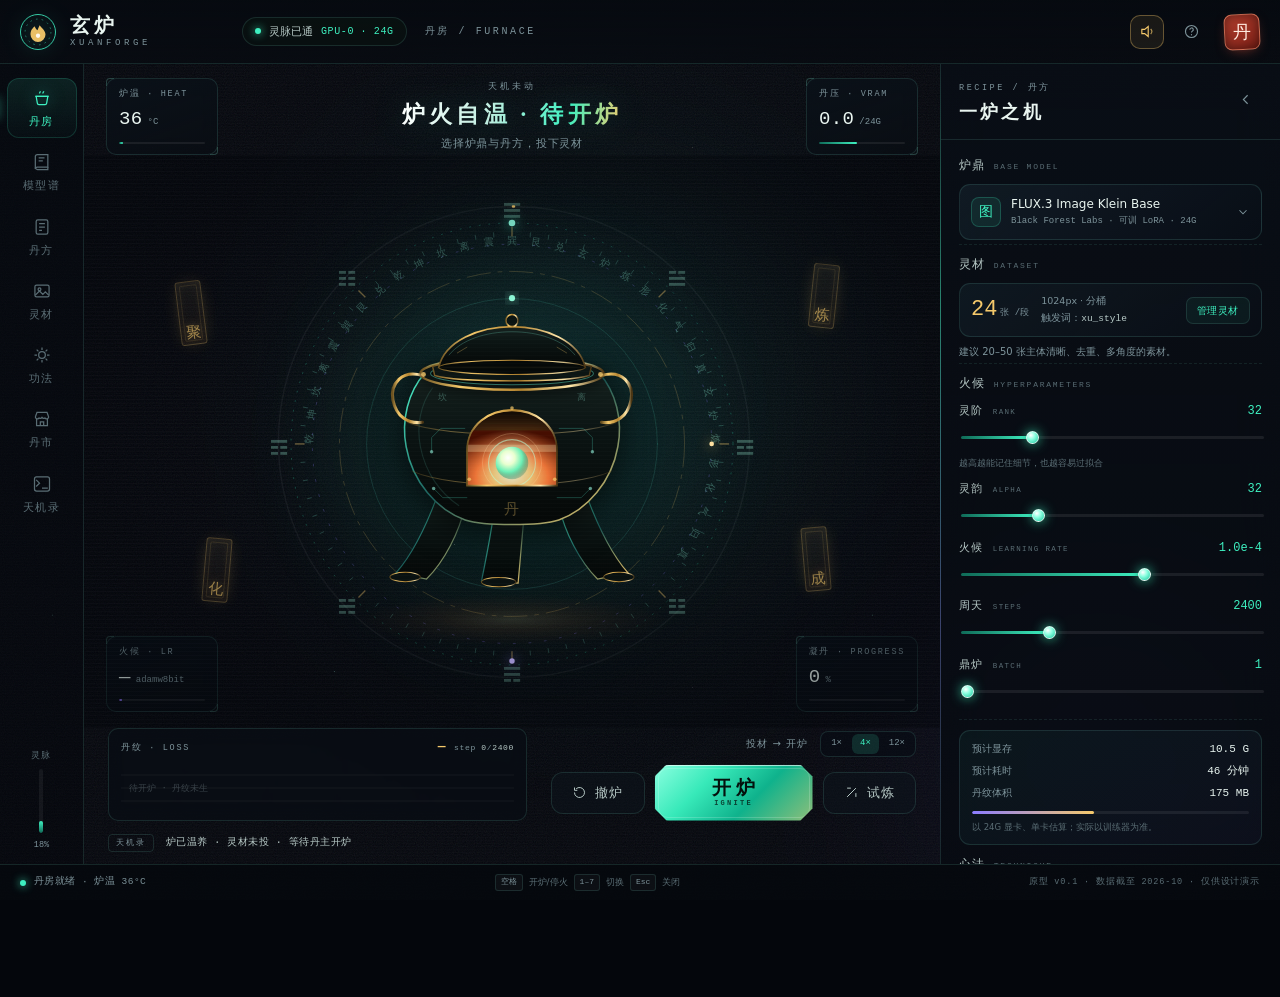
<file: index.html>
<!DOCTYPE html>
<html lang="zh-CN">
<head>
<meta charset="UTF-8" />
<meta name="viewport" content="width=device-width, initial-scale=1.0" />
<title>玄炉 XUANFORGE · 赛博炼丹炉 LoRA 训练台</title>
<meta name="description" content="玄炉 XuanForge — 一个把 LoRA 训练做成赛博炼丹的中文产品原型：图像、视频、音频、语言，万模一炉。" />
<link rel="icon" href="data:image/svg+xml,%3Csvg xmlns='http://www.w3.org/2000/svg' viewBox='0 0 64 64'%3E%3Crect width='64' height='64' rx='14' fill='%23060910'/%3E%3Ccircle cx='32' cy='30' r='13' fill='none' stroke='%233ef0c0' stroke-width='2.5'/%3E%3Ccircle cx='32' cy='30' r='5' fill='%23f5c96b'/%3E%3Cpath d='M18 48h28' stroke='%233ef0c0' stroke-width='2.5' stroke-linecap='round'/%3E%3C/svg%3E" />
<link rel="stylesheet" href="css/base.css" />
<link rel="stylesheet" href="css/furnace.css" />
<link rel="stylesheet" href="css/views.css" />
</head>
<body data-view="furnace" data-state="idle">
<div class="ambient" aria-hidden="true">
  <div class="ambient__stars"></div>
  <div class="ambient__grid"></div>
  <div class="ambient__glow ambient__glow--a"></div>
  <div class="ambient__glow ambient__glow--b"></div>
  <div class="ambient__scan"></div>
  <div class="ambient__noise"></div>
</div>

<div class="app">

  <!-- ======================= TOP BAR ======================= -->
  <header class="topbar">
    <a class="brand" href="#furnace" aria-label="玄炉首页">
      <span class="brand__sigil" aria-hidden="true">
        <svg viewBox="0 0 48 48" fill="none">
          <circle cx="24" cy="24" r="21" stroke="url(#gs)" stroke-width="1"/>
          <circle cx="24" cy="24" r="15.5" stroke="currentColor" stroke-width=".8" stroke-dasharray="2 5" opacity=".65"/>
          <path d="M15 27c0-5.5 3-8 5-10 1 3 2.4 4 3.4 5 1-2 1.4-4 2.6-6 2 3 7 6.5 7 11a9 9 0 0 1-18 0Z" fill="url(#gf)" opacity=".95"/>
          <circle cx="24" cy="28.5" r="2.6" fill="#fff" opacity=".9"/>
          <defs>
            <linearGradient id="gs" x1="0" y1="0" x2="48" y2="48"><stop stop-color="#3ef0c0"/><stop offset="1" stop-color="#7c6cff"/></linearGradient>
            <linearGradient id="gf" x1="24" y1="15" x2="24" y2="38"><stop stop-color="#f5c96b"/><stop offset="1" stop-color="#ff6b4a"/></linearGradient>
          </defs>
        </svg>
      </span>
      <span class="brand__text">
        <b>玄炉</b><i>XUANFORGE</i>
      </span>
    </a>

    <div class="topbar__center">
      <span class="sys-pill"><i class="dot"></i>灵脉已通 <b>GPU-0 · 24G</b></span>
      <span class="topbar__crumb" id="crumb">丹房 / Furnace</span>
    </div>

    <div class="topbar__actions">
      <button class="icon-btn" id="btn-sound" title="炉音已启 · 点击静音" aria-pressed="true">
        <svg viewBox="0 0 24 24" fill="none" stroke="currentColor" stroke-width="1.6"><path d="M4 9v6h4l5 4V5L8 9H4Z"/><path d="M16.5 8.5a5 5 0 0 1 0 7" opacity=".7"/><path class="muted-line" d="M4.5 4.5 19.5 19.5" stroke-linecap="round"/></svg>
      </button>
      <button class="icon-btn" id="btn-guide" title="快捷键与说明">
        <svg viewBox="0 0 24 24" fill="none" stroke="currentColor" stroke-width="1.6"><circle cx="12" cy="12" r="8.5"/><path d="M9.7 9.4a2.4 2.4 0 1 1 3.3 2.2c-.7.3-1 .9-1 1.7"/><circle cx="12" cy="16.6" r=".9" fill="currentColor" stroke="none"/></svg>
      </button>
      <div class="seal-avatar" title="丹主 · 未结丹">
        <span>丹</span>
      </div>
    </div>
  </header>

  <!-- ======================= LEFT RAIL ======================= -->
  <nav class="rail" aria-label="主导航">
    <button class="rail__item is-active" data-nav="furnace">
      <svg viewBox="0 0 24 24" fill="none" stroke="currentColor" stroke-width="1.5"><path d="M5 10h14l-1.4 8.2a2 2 0 0 1-2 1.8H8.4a2 2 0 0 1-2-1.8L5 10Z"/><path d="M4 10h16M9 6.5c0-1 1-1.4 1-2.5M13 6.5c0-1 1-1.4 1-2.5"/></svg>
      <span>丹房</span>
    </button>
    <button class="rail__item" data-nav="codex">
      <svg viewBox="0 0 24 24" fill="none" stroke="currentColor" stroke-width="1.5"><path d="M4 5.5A2.5 2.5 0 0 1 6.5 3H19v15H6.5A2.5 2.5 0 0 0 4 20.5V5.5Z"/><path d="M19 18v3H6.5A2.5 2.5 0 0 1 4 18.5"/><path d="M8 7h7M8 10.5h5"/></svg>
      <span>模型谱</span>
    </button>
    <button class="rail__item" data-nav="recipes">
      <svg viewBox="0 0 24 24" fill="none" stroke="currentColor" stroke-width="1.5"><rect x="5" y="3.5" width="14" height="17" rx="2"/><path d="M8.5 8h7M8.5 12h7M8.5 16h3.5"/></svg>
      <span>丹方</span>
    </button>
    <button class="rail__item" data-nav="materials">
      <svg viewBox="0 0 24 24" fill="none" stroke="currentColor" stroke-width="1.5"><rect x="3.5" y="5" width="17" height="14" rx="2"/><circle cx="9" cy="10" r="1.7"/><path d="M4 17l5-5 4 4 3-3 4 4"/></svg>
      <span>灵材</span>
    </button>
    <button class="rail__item" data-nav="methods">
      <svg viewBox="0 0 24 24" fill="none" stroke="currentColor" stroke-width="1.5"><path d="M12 3v3M12 18v3M3 12h3M18 12h3M5.6 5.6l2.1 2.1M16.3 16.3l2.1 2.1M18.4 5.6l-2.1 2.1M7.7 16.3l-2.1 2.1"/><circle cx="12" cy="12" r="4"/></svg>
      <span>功法</span>
    </button>
    <button class="rail__item" data-nav="market">
      <svg viewBox="0 0 24 24" fill="none" stroke="currentColor" stroke-width="1.5"><path d="M4 9.5 6 4h12l2 5.5"/><path d="M4 9.5a2.5 2.5 0 0 0 4.6 1.2A2.5 2.5 0 0 0 12 10a2.5 2.5 0 0 0 3.4.7A2.5 2.5 0 0 0 20 9.5"/><path d="M5.5 12v8h13v-8M10 20v-4.5h4V20"/></svg>
      <span>丹市</span>
    </button>
    <button class="rail__item" data-nav="logs">
      <svg viewBox="0 0 24 24" fill="none" stroke="currentColor" stroke-width="1.5"><path d="m5 7 4 4-4 4M12 17h7"/><rect x="3" y="3.5" width="18" height="17" rx="2.5"/></svg>
      <span>天机录</span>
    </button>
    <div class="rail__spacer"></div>
    <div class="rail__qi" title="灵脉负载">
      <span class="rail__qi-label">灵脉</span>
      <div class="rail__qi-track"><i id="rail-gpu" style="height:18%"></i></div>
      <span class="rail__qi-num" id="rail-gpu-num">18%</span>
    </div>
  </nav>

  <!-- ======================= MAIN ======================= -->
  <main class="main" id="main">

    <!-- ---------- FURNACE VIEW ---------- -->
    <section class="view view--furnace" id="view-furnace">

      <div class="stage-top">
        <div class="hud-chip" data-side="tl">
          <span class="hud-chip__k">炉温 · HEAT</span>
          <span class="hud-chip__v"><b id="v-temp">36</b><i>°C</i></span>
          <span class="hud-chip__bar"><i id="b-temp"></i></span>
        </div>
        <div class="phase" id="phase">
          <span class="phase__tag" id="phase-tag">天机未动</span>
          <span class="phase__main" id="phase-main">炉火自温 · 待开炉</span>
          <span class="phase__sub" id="phase-sub">选择炉鼎与丹方，投下灵材</span>
        </div>
        <div class="hud-chip hud-chip--right" data-side="tr">
          <span class="hud-chip__k">丹压 · VRAM</span>
          <span class="hud-chip__v"><b id="v-vram">0.0</b><i>/24G</i></span>
          <span class="hud-chip__bar"><i id="b-vram"></i></span>
        </div>
      </div>

      <div class="scene" id="scene">
        <div class="scene__halo"></div>
        <canvas class="fx fx--back" id="fx-back" aria-hidden="true"></canvas>

        <svg class="furnace" id="furnace-svg" viewBox="0 0 520 520" role="img" aria-label="赛博炼丹炉">
          <defs>
            <radialGradient id="auraG" cx="50%" cy="50%" r="50%">
              <stop offset="0%" stop-color="#3ef0c0" stop-opacity=".34"/>
              <stop offset="42%" stop-color="#1e8f97" stop-opacity=".12"/>
              <stop offset="100%" stop-color="#04060c" stop-opacity="0"/>
            </radialGradient>
            <linearGradient id="rimG" x1="0" y1="0" x2="1" y2="1">
              <stop offset="0%" stop-color="#4ef7ce"/>
              <stop offset="48%" stop-color="#1b5d5a"/>
              <stop offset="100%" stop-color="#f5c96b"/>
            </linearGradient>
            <linearGradient id="bodyG" x1="0" y1="0" x2="0" y2="1">
              <stop offset="0%" stop-color="#16221f"/>
              <stop offset="38%" stop-color="#0b1413"/>
              <stop offset="100%" stop-color="#050807"/>
            </linearGradient>
            <linearGradient id="goldG" x1="0" y1="0" x2="1" y2="0">
              <stop offset="0%" stop-color="#6c5220"/>
              <stop offset="22%" stop-color="#f5c96b"/>
              <stop offset="55%" stop-color="#b3832f"/>
              <stop offset="82%" stop-color="#ffe6a8"/>
              <stop offset="100%" stop-color="#4a3513"/>
            </linearGradient>
            <radialGradient id="elixirG" cx="50%" cy="72%" r="72%">
              <stop offset="0%" stop-color="#fff6d8"/>
              <stop offset="26%" stop-color="#ffd27a"/>
              <stop offset="52%" stop-color="#ff7d3c"/>
              <stop offset="100%" stop-color="#4c1002"/>
            </radialGradient>
            <radialGradient id="orbG" cx="38%" cy="34%" r="70%">
              <stop offset="0%" stop-color="#ffffff"/>
              <stop offset="30%" stop-color="#e9ffcf"/>
              <stop offset="62%" stop-color="#6cf0b6"/>
              <stop offset="100%" stop-color="#0f6b55" stop-opacity=".25"/>
            </radialGradient>
            <radialGradient id="heatG" cx="50%" cy="72%" r="66%">
              <stop offset="0%" stop-color="#ff9a4d" stop-opacity=".55"/>
              <stop offset="58%" stop-color="#ff5a2a" stop-opacity=".2"/>
              <stop offset="100%" stop-color="#ff5a2a" stop-opacity="0"/>
            </radialGradient>
            <radialGradient id="coreGlow" cx="50%" cy="50%" r="50%">
              <stop offset="0%" stop-color="#ffdf9a" stop-opacity=".95"/>
              <stop offset="45%" stop-color="#ff8a3d" stop-opacity=".45"/>
              <stop offset="100%" stop-color="#ff5a2a" stop-opacity="0"/>
            </radialGradient>
            <filter id="glow" x="-60%" y="-60%" width="220%" height="220%">
              <feGaussianBlur stdDeviation="6" result="b"/>
              <feMerge><feMergeNode in="b"/><feMergeNode in="SourceGraphic"/></feMerge>
            </filter>
            <filter id="softGlow" x="-80%" y="-80%" width="260%" height="260%">
              <feGaussianBlur stdDeviation="12" result="b"/>
              <feMerge><feMergeNode in="b"/><feMergeNode in="SourceGraphic"/></feMerge>
            </filter>
            <filter id="heatBlur" x="-20%" y="-40%" width="140%" height="200%">
              <feTurbulence type="fractalNoise" baseFrequency="0.012 0.05" numOctaves="2" seed="7" result="n">
                <animate attributeName="baseFrequency" dur="9s" values="0.012 0.05;0.02 0.075;0.012 0.05" repeatCount="indefinite"/>
              </feTurbulence>
              <feDisplacementMap in="SourceGraphic" in2="n" scale="7" xChannelSelector="R" yChannelSelector="G"/>
            </filter>
            <clipPath id="bellyClip">
              <path d="M304 306 L304 272 C304 246 282 232 260 232 C238 232 216 246 216 272 L216 306 Z"/>
            </clipPath>
            <path id="runePath" d="M260,262 m-206,0 a206,206 0 1,1 412,0 a206,206 0 1,1 -412,0"/>
          </defs>

          <!-- aura -->
          <circle class="aura" cx="260" cy="268" r="248" fill="url(#auraG)"/>
          <circle class="aura aura--b" cx="260" cy="268" r="196" fill="url(#auraG)"/>

          <!-- rune rings -->
          <g class="rings" aria-hidden="true">
            <circle class="ring ring--outer" cx="260" cy="262" r="228"/>
            <circle class="ring ring--dash" cx="260" cy="262" r="206"/>
            <circle class="ring ring--mid" cx="260" cy="262" r="178"/>
            <circle class="ring ring--inner" cx="260" cy="262" r="150"/>
            <text class="ring-runes">
              <textPath href="#runePath" startOffset="0%">乾 坤 坎 离 震 巽 艮 兑 乾 坤 坎 离 震 巽 艮 兑 玄 炉 炼 形 化 气 归 真 玄 炉 炼 形 化 气 归 真</textPath>
            </text>
            <g class="ticks" id="ticks"></g>
          </g>

          <!-- bagua -->
          <g class="bagua" aria-hidden="true">
            <text x="260" y="24" class="tri">☰</text>
            <text x="430" y="94" class="tri">☱</text>
            <text x="500" y="268" class="tri">☲</text>
            <text x="430" y="432" class="tri">☳</text>
            <text x="260" y="502" class="tri">☴</text>
            <text x="90" y="432" class="tri">☵</text>
            <text x="20" y="268" class="tri">☶</text>
            <text x="90" y="94" class="tri">☷</text>
          </g>

          <!-- orbiting qi nodes -->
          <g class="orbit orbit--1" aria-hidden="true"><circle cx="260" cy="34" r="3.4" class="node"/></g>
          <g class="orbit orbit--2" aria-hidden="true"><circle cx="466" cy="262" r="2.4" class="node node--gold"/></g>
          <g class="orbit orbit--3" aria-hidden="true"><circle cx="260" cy="486" r="2.8" class="node node--vio"/></g>

          <!-- ===== cauldron ===== -->
          <g class="cauldron">
            <!-- warm aura -->
            <ellipse class="warm-aura" cx="260" cy="320" rx="236" ry="196" fill="url(#coreGlow)" opacity="0"/>
            <!-- ground glow -->
            <ellipse class="ground" cx="260" cy="438" rx="152" ry="25" fill="url(#coreGlow)"/>

            <!-- legs -->
            <g class="legs" fill="url(#bodyG)" stroke="url(#rimG)" stroke-width="1.2">
              <path d="M186 318 C174 350, 162 374, 146 392 L176 398 C194 380, 208 352, 214 326 Z"/>
              <path d="M334 318 C346 350, 358 374, 374 392 L344 398 C326 380, 312 352, 306 326 Z"/>
              <path d="M242 334 C238 362, 234 380, 230 400 L266 402 C268 380, 270 358, 272 334 Z"/>
            </g>
            <g class="feet" fill="#0a1211" stroke="url(#goldG)" stroke-width="1">
              <ellipse cx="155" cy="396" rx="15" ry="4.6"/>
              <ellipse cx="365" cy="396" rx="15" ry="4.6"/>
              <ellipse cx="247" cy="401" rx="17" ry="4.6"/>
            </g>

            <!-- body -->
            <path class="body" d="M174 196 C158 214, 151 242, 156 268 C162 302, 186 330, 214 340 C232 346, 288 346, 306 340 C334 330, 358 302, 364 268 C369 242, 362 214, 346 196 Z"
                  fill="url(#bodyG)" stroke="url(#rimG)" stroke-width="1.5"/>
            <path class="body-heat" d="M174 196 C158 214, 151 242, 156 268 C162 302, 186 330, 214 340 C232 346, 288 346, 306 340 C334 330, 358 302, 364 268 C369 242, 362 214, 346 196 Z" fill="url(#heatG)" opacity="0"/>
            <path class="body-sheen" d="M182 210 C170 226, 166 248, 170 268 C175 294, 190 314, 208 326" fill="none" stroke="#7dffe0" stroke-width="1.1" opacity=".22"/>

            <!-- engraved bands -->
            <path class="band" d="M157 244 C195 260, 325 260, 363 244" fill="none" stroke="url(#goldG)" stroke-width="1.1" opacity=".7"/>
            <path class="band" d="M162 292 C202 310, 318 310, 358 292" fill="none" stroke="url(#goldG)" stroke-width=".9" opacity=".48"/>

            <!-- cyber circuit inlay -->
            <g class="circuit" stroke="#5cffe0" stroke-width=".85" fill="none" opacity=".26">
              <path d="M214 250 H190 L181 259 V273"/>
              <path d="M306 250 H330 L339 259 V273"/>
              <path d="M216 318 H192 L183 309"/>
              <path d="M304 318 H328 L337 309"/>
            </g>
            <g fill="#9dffe8" opacity=".55">
              <circle cx="181" cy="273" r="1.7"/><circle cx="339" cy="273" r="1.7"/>
              <circle cx="183" cy="309" r="1.7"/><circle cx="337" cy="309" r="1.7"/>
            </g>

            <!-- belly window -->
            <path d="M304 306 L304 272 C304 246 282 232 260 232 C238 232 216 246 216 272 L216 306 Z" fill="#090605" stroke="url(#goldG)" stroke-width="2"/>
            <g clip-path="url(#bellyClip)">
              <rect class="elixir" x="212" y="252" width="96" height="64" fill="url(#elixirG)" opacity=".92"/>
              <rect class="elixir-wave" x="204" y="266" width="128" height="7" fill="#ffe9b0" opacity=".3"/>
              <circle class="core" cx="260" cy="288" r="34" fill="url(#coreGlow)"/>
              <circle class="orb" cx="260" cy="284" r="16" fill="url(#orbG)"/>
              <circle class="orb-halo" cx="260" cy="284" r="23" fill="none" stroke="#baffd9" stroke-width="1" opacity=".55"/>
              <circle class="orb-halo halo-2" cx="260" cy="284" r="29" fill="none" stroke="#ffd9a0" stroke-width=".7" opacity=".35"/>
            </g>
            <path d="M304 306 L304 272 C304 246 282 232 260 232 C238 232 216 246 216 272 L216 306 Z" fill="none" stroke="url(#goldG)" stroke-width="1.2"/>
            <!-- rivets -->
            <g fill="#f5c96b" opacity=".7">
              <circle cx="218" cy="300" r="1.8"/><circle cx="302" cy="300" r="1.8"/>
              <circle cx="260" cy="230" r="1.8"/>
            </g>

            <!-- engraved seal -->
            <text class="seal-char" x="260" y="334" text-anchor="middle" font-family="Songti SC, STSong, serif" font-size="15" fill="#f5c96b" opacity=".34">丹</text>
            <text class="shoulder-rune" x="192" y="222" text-anchor="middle" font-family="Songti SC, STSong, serif" font-size="9" fill="#8fe8d2" opacity=".35">坎</text>
            <text class="shoulder-rune" x="328" y="222" text-anchor="middle" font-family="Songti SC, STSong, serif" font-size="9" fill="#8fe8d2" opacity=".35">离</text>

            <!-- rim -->
            <ellipse class="rim" cx="260" cy="196" rx="90" ry="16" fill="#0b1412" stroke="url(#goldG)" stroke-width="2.4"/>
            <ellipse class="rim-in" cx="260" cy="196" rx="80" ry="11" fill="#050908" stroke="#2f6f61" stroke-width="1"/>
            <ellipse class="rim-glow" cx="260" cy="196" rx="64" ry="7" fill="url(#coreGlow)" opacity=".5"/>
            <path d="M176 190 C196 176, 324 176, 344 190" fill="none" stroke="#7dffe0" stroke-width=".8" opacity=".22"/>

            <!-- mouth fire -->
            <g class="mouth-fire" aria-hidden="true">
              <ellipse cx="260" cy="194" rx="56" ry="6.5" fill="#ffb462" opacity=".55" filter="url(#glow)"/>
            </g>

            <!-- handles -->
            <g class="handles" fill="none" stroke="url(#goldG)" stroke-width="3" stroke-linecap="round">
              <path d="M172 198 C152 192, 140 206, 143 222 C146 238, 158 246, 172 244"/>
              <path d="M348 198 C368 192, 380 206, 377 222 C374 238, 362 246, 348 244"/>
            </g>
            <circle cx="173" cy="197" r="2.4" fill="#f5c96b" opacity=".8"/>
            <circle cx="347" cy="197" r="2.4" fill="#f5c96b" opacity=".8"/>

            <!-- lid brim -->
            <path d="M182 189 C204 181, 316 181, 338 189 L336 198 C314 205, 206 205, 184 198 Z"
                  fill="#0c1513" stroke="url(#goldG)" stroke-width="1.4"/>

            <!-- lid -->
            <g class="lid">
              <path d="M188 190 C194 164, 228 150, 260 150 C292 150, 326 164, 332 190 Z" fill="url(#bodyG)" stroke="url(#goldG)" stroke-width="1.6"/>
              <path d="M198 178 C210 163, 234 155, 260 155 C286 155, 310 163, 322 178" fill="none" stroke="#4b8f7f" stroke-width=".85" opacity=".5"/>
              <path d="M206 176 L216 170 M314 176 L304 170" stroke="#f5c96b" stroke-width=".8" opacity=".35"/>
              <ellipse cx="260" cy="190" rx="72" ry="7" fill="#050908" stroke="url(#goldG)" stroke-width="1.2" opacity=".95"/>
              <circle cx="260" cy="144" r="6" fill="#0b1412" stroke="url(#goldG)" stroke-width="1.6"/>
              <path d="M260 138 L260 127" stroke="url(#goldG)" stroke-width="1.6" stroke-linecap="round"/>
              <circle cx="260" cy="122" r="3" fill="#8ef7d6" filter="url(#glow)"/>
            </g>

            <!-- lid seam glow -->
            <ellipse class="seam" cx="260" cy="192" rx="70" ry="5.5" fill="#ffd08a" opacity="0" filter="url(#glow)"/>
          </g>
        </svg>

        <canvas class="fx fx--front" id="fx-front" aria-hidden="true"></canvas>

        <!-- talismans -->
        <div class="talisman t1" aria-hidden="true"><span>聚</span></div>
        <div class="talisman t2" aria-hidden="true"><span>炼</span></div>
        <div class="talisman t3" aria-hidden="true"><span>化</span></div>
        <div class="talisman t4" aria-hidden="true"><span>成</span></div>

        <!-- progress arc -->
        <svg class="progress-arc" viewBox="0 0 520 520" aria-hidden="true">
          <circle class="pa-track" cx="260" cy="262" r="243"/>
          <circle class="pa-fill" id="pa-fill" cx="260" cy="262" r="243"/>
        </svg>

        <div class="hud-chip hud-chip--bl" data-side="bl">
          <span class="hud-chip__k">火候 · LR</span>
          <span class="hud-chip__v"><b id="v-lr">1e-4</b><i>adamw8bit</i></span>
          <span class="hud-chip__bar"><i id="b-lr"></i></span>
        </div>
        <div class="hud-chip hud-chip--br" data-side="br">
          <span class="hud-chip__k">凝丹 · PROGRESS</span>
          <span class="hud-chip__v"><b id="v-prog">0</b><i>%</i></span>
          <span class="hud-chip__bar"><i id="b-prog"></i></span>
        </div>
      </div>

      <div class="stage-bottom">
        <div class="loss-card">
          <div class="loss-card__head">
            <span>丹纹 · LOSS</span>
            <span class="loss-card__val"><b id="v-loss">—</b><i>step <em id="v-step">0</em>/<em id="v-total">2400</em></i></span>
          </div>
          <canvas id="loss-chart" width="620" height="96"></canvas>
        </div>

        <div class="actions">
          <div class="actions__meta">
            <span class="actions__hint" id="action-hint">投材 → 开炉</span>
            <span class="actions__speed">
              <button class="chip-btn" data-speed="1">1×</button>
              <button class="chip-btn is-on" data-speed="4">4×</button>
              <button class="chip-btn" data-speed="12">12×</button>
            </span>
          </div>
          <div class="actions__row">
            <button class="btn btn--ghost" id="btn-reset" title="撤炉重来">
              <svg viewBox="0 0 24 24" fill="none" stroke="currentColor" stroke-width="1.6"><path d="M4 12a8 8 0 1 0 2.6-5.9"/><path d="M4 4v4.5h4.5"/></svg>
              撤炉
            </button>
            <button class="btn btn--ignite" id="btn-ignite">
              <span class="btn__frame" aria-hidden="true"></span>
              <span class="btn__text"><b id="btn-ignite-label">开炉</b><i>IGNITE</i></span>
            </button>
            <button class="btn btn--ghost" id="btn-trial" title="试炼：小周天试跑">
              <svg viewBox="0 0 24 24" fill="none" stroke="currentColor" stroke-width="1.6"><path d="M5 19 19 5M5 5h6M19 19v-6"/></svg>
              试炼
            </button>
          </div>
        </div>
      </div>

      <div class="ticker" id="ticker" aria-live="polite">
        <span class="ticker__tag">天机录</span>
        <span class="ticker__line" id="ticker-line">炉已温养 · 灵材未投 · 等待丹主开炉</span>
      </div>
    </section>

    <!-- ---------- OTHER VIEWS (rendered by app.js) ---------- -->
    <section class="view view--scroll" id="view-codex" hidden></section>
    <section class="view view--scroll" id="view-recipes" hidden></section>
    <section class="view view--scroll" id="view-materials" hidden></section>
    <section class="view view--scroll" id="view-methods" hidden></section>
    <section class="view view--scroll" id="view-market" hidden></section>
    <section class="view view--scroll" id="view-logs" hidden></section>
  </main>

  <!-- ======================= RIGHT PANEL ======================= -->
  <aside class="panel" id="panel" aria-label="丹方配置">
    <div class="panel__head">
      <div>
        <span class="eyebrow">RECIPE / 丹方</span>
        <h2>一炉之机</h2>
      </div>
      <button class="icon-btn" id="btn-collapse" title="收起丹方">
        <svg viewBox="0 0 24 24" fill="none" stroke="currentColor" stroke-width="1.6"><path d="M15 6l-6 6 6 6"/></svg>
      </button>
    </div>

    <div class="panel__scroll">
      <!-- base model -->
      <section class="field">
        <label class="field__label">炉鼎 <i>BASE MODEL</i></label>
        <button class="picker" id="model-picker" aria-haspopup="listbox">
          <span class="picker__sigil" id="pick-modality">图</span>
          <span class="picker__text">
            <b id="pick-name">FLUX.3 Image Klein Base</b>
            <i id="pick-meta">Black Forest Labs · 可训 LoRA · 24G</i>
          </span>
          <svg class="picker__chev" viewBox="0 0 24 24" fill="none" stroke="currentColor" stroke-width="1.8"><path d="m6 9 6 6 6-6"/></svg>
        </button>
        <div class="picker-pop" id="picker-pop" hidden>
          <div class="picker-pop__search"><input id="model-search" placeholder="搜索炉鼎 / 模型…" /></div>
          <div class="picker-pop__tabs" id="picker-tabs">
            <button data-mod="all" class="is-on">全部</button>
            <button data-mod="image">图像</button>
            <button data-mod="video">视频</button>
            <button data-mod="audio">音频</button>
            <button data-mod="llm">语言</button>
          </div>
          <div class="picker-pop__list" id="picker-list" role="listbox"></div>
        </div>
      </section>

      <!-- dataset -->
      <section class="field">
        <label class="field__label">灵材 <i>DATASET</i></label>
        <div class="dataset-card">
          <div class="dataset-card__count"><b id="ds-count">24</b><span>张 /段</span></div>
          <div class="dataset-card__meta">
            <span id="ds-res">1024px · 分桶</span>
            <span id="ds-trigger">触发词：<b>xu_style</b></span>
          </div>
          <button class="mini-btn" data-nav="materials">管理灵材</button>
        </div>
        <div class="field__note" id="ds-note">建议 20–50 张主体清晰、去重、多角度的素材。</div>
      </section>

      <!-- hyperparams -->
      <section class="field">
        <label class="field__label">火候 <i>HYPERPARAMETERS</i></label>

        <div class="slider" data-key="rank">
          <div class="slider__top"><span>灵阶 <i>RANK</i></span><output data-out="rank">32</output></div>
          <input type="range" min="4" max="128" step="4" value="32" id="in-rank" />
          <div class="slider__hint">越高越能记住细节，也越容易过拟合</div>
        </div>

        <div class="slider" data-key="alpha">
          <div class="slider__top"><span>灵韵 <i>ALPHA</i></span><output data-out="alpha">32</output></div>
          <input type="range" min="1" max="128" step="1" value="32" id="in-alpha" />
        </div>

        <div class="slider" data-key="lr">
          <div class="slider__top"><span>火候 <i>LEARNING RATE</i></span><output data-out="lr">1.0e-4</output></div>
          <input type="range" min="0" max="100" step="1" value="56" id="in-lr" />
        </div>

        <div class="slider" data-key="steps">
          <div class="slider__top"><span>周天 <i>STEPS</i></span><output data-out="steps">2400</output></div>
          <input type="range" min="200" max="8000" step="100" value="2400" id="in-steps" />
        </div>

        <div class="slider" data-key="batch">
          <div class="slider__top"><span>鼎炉 <i>BATCH</i></span><output data-out="batch">1</output></div>
          <input type="range" min="1" max="8" step="1" value="1" id="in-batch" />
        </div>
      </section>

      <section class="estimate" id="estimate">
        <div class="estimate__row"><span>预计显存</span><b id="est-vram">17.4 G</b></div>
        <div class="estimate__row"><span>预计耗时</span><b id="est-time">48 分钟</b></div>
        <div class="estimate__row"><span>丹纹体积</span><b id="est-size">172 MB</b></div>
        <div class="estimate__bar"><i id="est-bar"></i></div>
        <div class="estimate__note" id="est-note">以 24G 显卡、单卡估算；实际以训练器为准。</div>
      </section>

      <section class="field">
        <label class="field__label">心法 <i>TECHNIQUE</i></label>
        <div class="seg" id="technique-seg">
          <button class="is-on" data-tech="LoRA">LoRA</button>
          <button data-tech="LoHa">LoHa</button>
          <button data-tech="LoKr">LoKr</button>
          <button data-tech="DoRA">DoRA</button>
          <button data-tech="PiSSA">PiSSA</button>
        </div>
      </section>

      <section class="field">
        <label class="field__label">禁制 <i>ADVANCED</i></label>
        <div class="switches">
          <label class="switch"><input type="checkbox" checked id="sw-fp8"><i></i><span>FP8 基座<em>省一半显存</em></span></label>
          <label class="switch"><input type="checkbox" checked id="sw-ckpt"><i></i><span>梯度检查点<em>降显存，略慢</em></span></label>
          <label class="switch"><input type="checkbox" id="sw-blockswap"><i></i><span>换块卸载<em>低显存续命</em></span></label>
          <label class="switch"><input type="checkbox" checked id="sw-sample"><i></i><span>丹成留影<em>训练中出样图</em></span></label>
        </div>
      </section>

    </div>
  </aside>

  <!-- ======================= STATUS BAR ======================= -->
  <footer class="statusbar">
    <span class="statusbar__left"><i class="dot dot--jade"></i><span id="status-left">丹房就绪 · 炉温 36°C</span></span>
    <span class="statusbar__hints">
      <kbd>空格</kbd> 开炉/停火 <kbd>1–7</kbd> 切换 <kbd>Esc</kbd> 关闭
    </span>
    <span class="statusbar__right">原型 v0.1 · 数据截至 2026-10 · 仅供设计演示</span>
  </footer>
</div>

<!-- ======================= MODAL: 丹成 ======================= -->
<div class="modal" id="modal-done" hidden>
  <div class="modal__backdrop" data-close></div>
  <div class="modal__card" role="dialog" aria-modal="true" aria-labelledby="done-title">
    <button class="modal__close" data-close aria-label="关闭">×</button>
    <div class="modal__burst" aria-hidden="true"></div>
    <span class="modal__seal">丹成</span>
    <span class="eyebrow">ELIXIR FORGED</span>
    <h2 id="done-title">一炉已毕，丹纹自成</h2>
    <p class="modal__sub" id="done-sub">FLUX.3 Image Klein Base · xu_style · rank 32</p>

    <div class="lora-card" id="lora-card">
      <div class="lora-card__glow"></div>
      <div class="lora-card__top">
        <span class="lora-card__badge" id="lora-badge">IMAGE LORA</span>
        <span class="lora-card__file" id="lora-file">xu_style_flux3_klein_r32.safetensors</span>
      </div>
      <div class="lora-card__art" aria-hidden="true">
        <div class="art art--a"></div><div class="art art--b"></div><div class="art art--c"></div>
      </div>
      <div class="lora-card__stats">
        <div><i>RANK</i><b id="lora-rank">32</b></div>
        <div><i>SIZE</i><b id="lora-size">172 MB</b></div>
        <div><i>STEPS</i><b id="lora-steps">2400</b></div>
        <div><i>LOSS</i><b id="lora-loss">0.042</b></div>
      </div>
    </div>

    <div class="modal__actions">
      <button class="btn btn--ghost" data-close>收入丹房</button>
      <button class="btn btn--ignite btn--sm" id="btn-again"><span class="btn__text"><b>再炼一炉</b><i>AGAIN</i></span></button>
    </div>
    <p class="modal__fine">原型演示：未真正生成权重文件。真实训练请见「功法」页的工具链。</p>
  </div>
</div>

<!-- ======================= HELP ======================= -->
<div class="modal" id="modal-help" hidden>
  <div class="modal__backdrop" data-close></div>
  <div class="modal__card modal__card--help" role="dialog" aria-modal="true">
    <button class="modal__close" data-close aria-label="关闭">×</button>
    <span class="eyebrow">GUIDE / 观炉须知</span>
    <h2>这是一座原型炉</h2>
    <ul class="help-list">
      <li><b>开炉</b>：启动一次完整的模拟训练，炉火会从文火转到武火，最后结丹。</li>
      <li><b>试炼</b>：小周天快跑，约十几秒演示全过程。</li>
      <li><b>丹方</b>：右侧可换炉鼎（模型族）、改灵阶/火候/周天，预计显存与耗时实时重算。</li>
      <li><b>模型谱 / 丹方 / 功法 / 丹市</b>：本次调研的真实资料库，含官方文档与社区平台信息。</li>
      <li><b>灵材</b>：可真实拖入本地图片，仅在本机浏览器预览，不上传。</li>
      <li><b>键盘</b>：空格开炉/停火，1–7 切换页面，Esc 关闭弹层。</li>
      <li><b>炉音</b>：右上角喇叭可开关。炉膛轰鸣、木炭爆裂、丹液沸腾、风箱与结丹铜钟都是实时合成的。</li>
    </ul>
    <div class="sound-ctl">
      <span class="sound-ctl__label">炉音音量 <i>VOLUME</i></span>
      <input type="range" id="vol" min="0" max="100" step="1" value="85" />
      <output id="vol-out">85</output>
      <button class="mini-btn" id="sound-demo">试听点火</button>
    </div>
    <div class="modal__actions"><button class="btn btn--ghost" data-close>知道了</button></div>
  </div>
</div>

<script defer src="js/data.js"></script>
<script defer src="js/sound.js"></script>
<script defer src="js/furnace.js"></script>
<script defer src="js/train.js"></script>
<script defer src="js/app.js"></script>
</body>
</html>
</file>
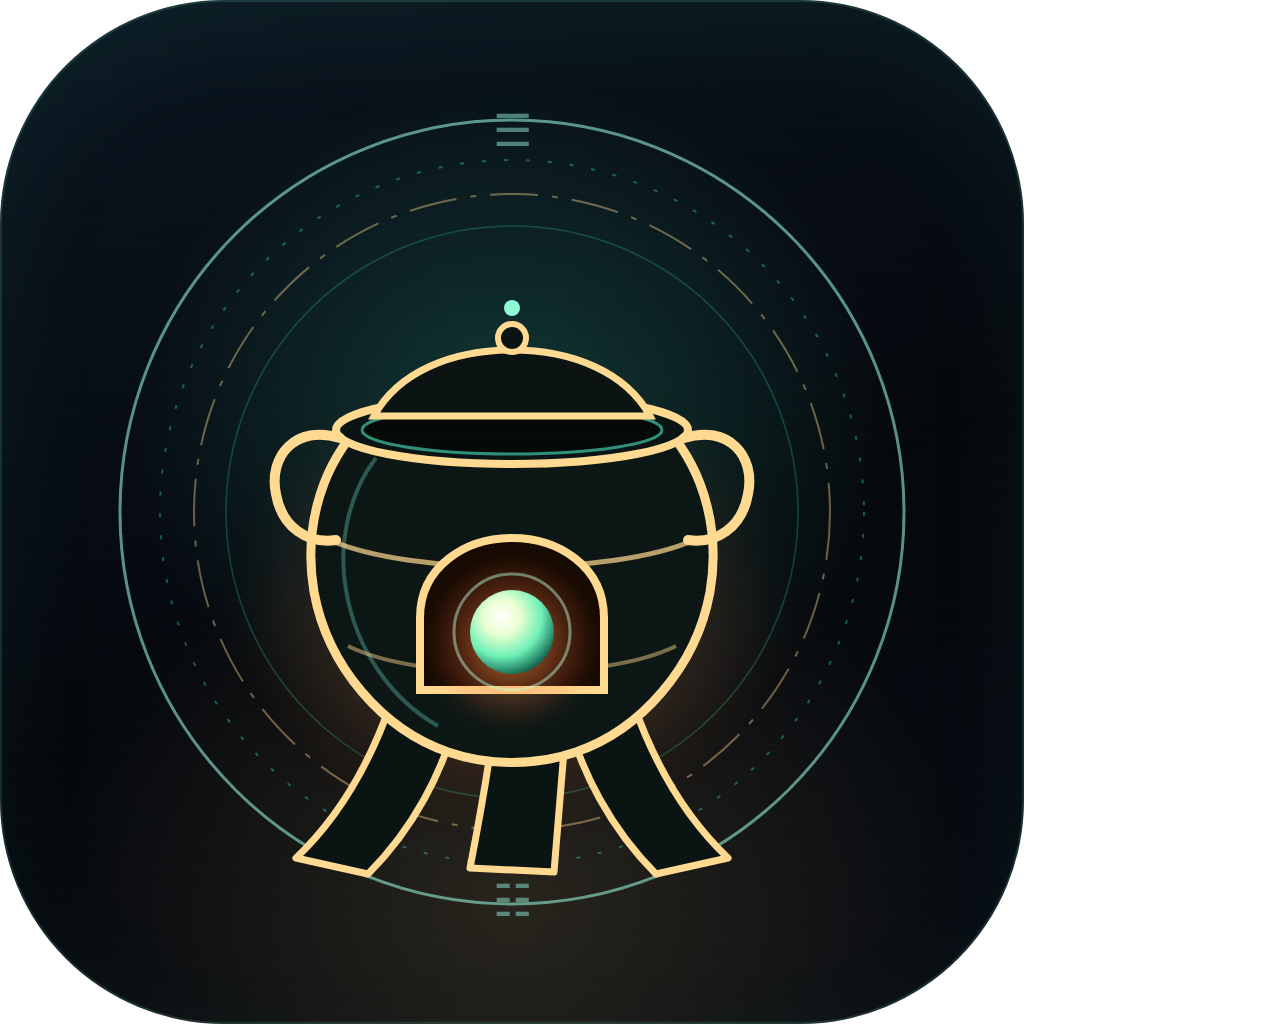
<file: desktop/macos/icon.html>
<!doctype html><html><head><meta charset="utf-8">
<style>
  html,body{margin:0;width:1024px;height:1024px;overflow:hidden;background:transparent}
  .icon{position:relative;width:1024px;height:1024px;border-radius:224px;
    background:
      radial-gradient(60% 55% at 50% 42%, rgba(62,240,192,.20), transparent 62%),
      radial-gradient(70% 60% at 50% 88%, rgba(245,201,107,.14), transparent 65%),
      linear-gradient(160deg,#0b1520 0%,#05080d 55%,#070b12 100%);
    box-shadow: inset 0 0 0 2px rgba(120,240,210,.14), inset 0 40px 120px rgba(62,240,192,.06);
    overflow:hidden;
  }
  .icon:after{content:"";position:absolute;inset:0;border-radius:224px;
    background:repeating-linear-gradient(to bottom,rgba(255,255,255,.026) 0 2px,transparent 2px 6px);
    mix-blend-mode:overlay}
  svg{position:absolute;inset:0;width:1024px;height:1024px}
</style></head><body>
<div class="icon">
<svg viewBox="0 0 1024 1024" fill="none">
  <defs>
    <linearGradient id="jade" x1="200" y1="150" x2="820" y2="880">
      <stop stop-color="#9bffe4"/><stop offset=".45" stop-color="#3ef0c0"/><stop offset="1" stop-color="#0f8f74"/>
    </linearGradient>
    <linearGradient id="gold" x1="300" y1="300" x2="720" y2="790">
      <stop stop-color="#ffd98f"/><stop offset=".42" stop-color="#e8b45f"/><stop offset="1" stop-color="#8a5c1e"/>
    </linearGradient>
    <radialGradient id="orb" cx="38%" cy="32%" r="72%">
      <stop stop-color="#ffffff"/><stop offset=".3" stop-color="#eaffd0"/><stop offset=".66" stop-color="#6cf0b6"/><stop offset="1" stop-color="#0c5c4a"/>
    </radialGradient>
    <radialGradient id="glow" cx="50%" cy="50%" r="50%">
      <stop stop-color="#ffb45a" stop-opacity=".75"/><stop offset=".55" stop-color="#ff7a3c" stop-opacity=".28"/><stop offset="1" stop-color="#ff5a2a" stop-opacity="0"/>
    </radialGradient>
    <filter id="blur"><feGaussianBlur stdDeviation="26"/></filter>
    <filter id="soft"><feGaussianBlur stdDeviation="7"/></filter>
  </defs>

  <!-- outer rings -->
  <circle cx="512" cy="512" r="392" stroke="url(#jade)" stroke-width="3" opacity=".55"/>
  <circle cx="512" cy="512" r="352" stroke="#3ef0c0" stroke-width="2" stroke-dasharray="4 18" opacity=".35"/>
  <circle cx="512" cy="512" r="318" stroke="url(#gold)" stroke-width="2" stroke-dasharray="48 14 6 14" opacity=".4"/>
  <circle cx="512" cy="512" r="286" stroke="#3ef0c0" stroke-width="1.6" opacity=".22"/>

  <!-- ambient glow -->
  <ellipse cx="512" cy="600" rx="270" ry="220" fill="url(#glow)" opacity=".55" filter="url(#blur)"/>

  <!-- legs -->
  <g stroke="url(#gold)" stroke-width="7" stroke-linejoin="round" fill="#0a1412">
    <path d="M392 700 C368 770 336 820 296 858 L368 874 C412 830 444 772 458 712 Z"/>
    <path d="M632 700 C656 770 688 820 728 858 L656 874 C612 830 580 772 566 712 Z"/>
    <path d="M494 726 C486 786 478 826 470 868 L554 872 C558 828 562 780 566 726 Z"/>
  </g>

  <!-- body -->
  <path d="M356 430 C318 474 304 534 314 592 C328 668 384 730 448 752 C488 766 536 766 576 752 C640 730 696 668 710 592 C720 534 706 474 668 430 Z"
        fill="#0c1715" stroke="url(#gold)" stroke-width="9"/>
  <path d="M376 458 C348 494 338 546 346 590 C356 650 392 700 438 726" stroke="#7dffe0" stroke-width="4" opacity=".28" fill="none"/>

  <!-- bands -->
  <path d="M330 540 C410 576 614 576 694 540" stroke="url(#gold)" stroke-width="5" opacity=".7" fill="none"/>
  <path d="M348 646 C420 682 604 682 676 646" stroke="url(#gold)" stroke-width="4" opacity=".45" fill="none"/>

  <!-- window -->
  <ellipse cx="512" cy="434" rx="150" ry="12" fill="#ffd08a" opacity=".65" filter="url(#soft)"/>
  <path d="M420 690 L420 618 C420 566 466 538 512 538 C558 538 604 566 604 618 L604 690 Z" fill="#160a03" stroke="url(#gold)" stroke-width="8"/>
  <circle cx="512" cy="642" r="86" fill="url(#glow)" filter="url(#soft)"/>
  <circle cx="512" cy="632" r="42" fill="url(#orb)"/>
  <circle cx="512" cy="632" r="58" stroke="#baffd9" stroke-width="3" opacity=".45" fill="none"/>

  <!-- rim + lid -->
  <ellipse cx="512" cy="430" rx="176" ry="34" fill="#0a1412" stroke="url(#gold)" stroke-width="8"/>
  <ellipse cx="512" cy="430" rx="150" ry="24" fill="#050a08" stroke="#2f8f79" stroke-width="3"/>
  <path d="M374 416 C398 372 452 350 512 350 C572 350 626 372 650 416 Z" fill="#0b1413" stroke="url(#gold)" stroke-width="7"/>
  <circle cx="512" cy="338" r="14" fill="#0a1412" stroke="url(#gold)" stroke-width="6"/>
  <circle cx="512" cy="308" r="8" fill="#8ef7d6"/>

  <!-- handles -->
  <path d="M340 438 C296 424 268 456 276 494 C282 528 308 544 336 540" stroke="url(#gold)" stroke-width="10" stroke-linecap="round" fill="none"/>
  <path d="M684 438 C728 424 756 456 748 494 C742 528 716 544 688 540" stroke="url(#gold)" stroke-width="10" stroke-linecap="round" fill="none"/>

  <!-- trigram accents -->
  <g fill="#8fe8d2" opacity=".5" font-family="PingFang SC" font-size="44" text-anchor="middle">
    <text x="512" y="146">☰</text>
    <text x="512" y="916">☷</text>
  </g>
</svg>
</div>
</body></html>
</file>
<file: css/base.css>
/* ============================================================
   玄炉 XUANFORGE · base.css
   Design tokens / layout / shell / controls
   ============================================================ */

:root{
  /* palette */
  --void:#04060c;
  --void-2:#060a12;
  --ink:#0a0f19;
  --ink-2:#0d1420;
  --panel:rgba(11,18,28,.72);
  --panel-2:rgba(14,23,35,.86);
  --line:rgba(120,220,196,.14);
  --line-2:rgba(120,220,196,.26);
  --jade:#3ef0c0;
  --jade-2:#19c69b;
  --jade-dim:#0f6b58;
  --qi:#63d8ff;
  --gold:#f5c96b;
  --gold-2:#c99a4a;
  --cinnabar:#ff6b4a;
  --plasma:#8b7cff;
  --violet:#b18cff;
  --text:#e9f5f0;
  --text-2:#b7c9c6;
  --muted:#7d939a;
  --muted-2:#5a6d74;
  --danger:#ff7a6a;

  --heat:0;
  --r:16px;
  --r-sm:10px;
  --r-lg:24px;

  --font-display:"Songti SC","STSong","Noto Serif SC",serif;
  --font-ui:"PingFang SC","Hiragino Sans GB","Microsoft YaHei",system-ui,-apple-system,sans-serif;
  --font-mono:"SF Mono",ui-monospace,"JetBrains Mono",Menlo,monospace;
  --font-kai:"Kaiti SC","STKaiti","KaiTi",var(--font-display);

  --shadow-1:0 24px 60px -20px rgba(0,0,0,.8);
  --shadow-glow:0 0 40px -8px rgba(62,240,192,.35);
  --ease:cubic-bezier(.22,.61,.25,1);
}

*,*::before,*::after{box-sizing:border-box}
html,body{height:100%}
html{-webkit-text-size-adjust:100%}
body{
  margin:0;background:var(--void);color:var(--text);
  font-family:var(--font-ui);font-size:13px;line-height:1.55;
  overflow:hidden;-webkit-font-smoothing:antialiased;
  text-rendering:optimizeLegibility;
}
::selection{background:rgba(62,240,192,.28);color:#fff}
button,input,select,textarea{font:inherit;color:inherit}
button{background:none;border:0;cursor:pointer}
a{color:inherit;text-decoration:none}
h1,h2,h3,h4,p{margin:0}
svg{display:block}
::-webkit-scrollbar{width:7px;height:7px}
::-webkit-scrollbar-track{background:transparent}
::-webkit-scrollbar-thumb{background:rgba(120,200,180,.2);border-radius:10px}
::-webkit-scrollbar-thumb:hover{background:rgba(120,200,180,.35)}

:focus-visible{outline:1px solid var(--jade);outline-offset:2px;border-radius:4px}

/* ---------- ambient background ---------- */
.ambient{position:fixed;inset:0;pointer-events:none;z-index:0;overflow:hidden}
.ambient__stars{position:absolute;inset:-10%;opacity:.55;
  background-image:
    radial-gradient(1px 1px at 12% 22%,rgba(255,255,255,.9),transparent 60%),
    radial-gradient(1px 1px at 68% 12%,rgba(160,255,235,.8),transparent 60%),
    radial-gradient(1.4px 1.4px at 82% 58%,rgba(255,255,255,.7),transparent 60%),
    radial-gradient(1px 1px at 34% 72%,rgba(190,210,255,.7),transparent 60%),
    radial-gradient(1px 1px at 52% 44%,rgba(255,255,255,.55),transparent 60%),
    radial-gradient(1.6px 1.6px at 22% 86%,rgba(150,255,220,.6),transparent 60%),
    radial-gradient(1px 1px at 90% 82%,rgba(255,255,255,.45),transparent 60%);
  background-size:520px 520px,680px 680px,760px 760px,900px 900px,540px 540px,820px 820px,620px 620px;
  animation:drift 90s linear infinite;
}
@keyframes drift{to{transform:translate3d(-120px,-80px,0)}}
.ambient__grid{position:absolute;inset:0;opacity:.35;
  background-image:
    linear-gradient(rgba(90,180,166,.055) 1px,transparent 1px),
    linear-gradient(90deg,rgba(90,180,166,.055) 1px,transparent 1px);
  background-size:72px 72px;
  mask-image:radial-gradient(ellipse 80% 70% at 50% 45%,#000 10%,transparent 78%);
}
.ambient__glow{position:absolute;border-radius:50%;filter:blur(90px);opacity:.5}
.ambient__glow--a{width:56vw;height:56vw;left:18%;top:4%;background:radial-gradient(circle,rgba(20,120,110,.4),transparent 65%)}
.ambient__glow--b{width:44vw;height:44vw;right:-8%;bottom:-16%;background:radial-gradient(circle,rgba(80,60,170,.3),transparent 65%)}
.ambient__scan{position:absolute;inset:0;opacity:.22;
  background:repeating-linear-gradient(to bottom,rgba(255,255,255,.028) 0 1px,transparent 1px 3px);
  mix-blend-mode:overlay}
.ambient__noise{position:absolute;inset:0;opacity:.16;mix-blend-mode:overlay;
  background-image:url("data:image/svg+xml,%3Csvg xmlns='http://www.w3.org/2000/svg' width='160' height='160'%3E%3Cfilter id='n'%3E%3CfeTurbulence type='fractalNoise' baseFrequency='.9' numOctaves='3' stitchTiles='stitch'/%3E%3C/filter%3E%3Crect width='160' height='160' filter='url(%23n)' opacity='.5'/%3E%3C/svg%3E")}

/* ---------- app grid ---------- */
.app{
  position:relative;z-index:1;height:100%;
  display:grid;
  grid-template-columns:92px minmax(0,1fr) 384px;
  grid-template-rows:64px minmax(0,1fr) 36px;
  grid-template-areas:
    "top top top"
    "rail main panel"
    "status status status";
}
body[data-view="furnace"] .panel{display:flex}
body:not([data-view="furnace"]) .app{grid-template-columns:92px minmax(0,1fr);grid-template-areas:"top top" "rail main" "status status"}
body:not([data-view="furnace"]) .panel{display:none}
body[data-panel="closed"] .app{grid-template-columns:92px minmax(0,1fr);grid-template-areas:"top top" "rail main" "status status"}
body[data-panel="closed"] .panel{display:none}

/* ---------- topbar ---------- */
.topbar{
  grid-area:top;display:flex;align-items:center;gap:24px;
  padding:0 20px 0 18px;
  border-bottom:1px solid var(--line);
  background:linear-gradient(180deg,rgba(6,10,16,.92),rgba(6,10,16,.55));
  backdrop-filter:blur(14px);
}
.brand{display:flex;align-items:center;gap:12px;min-width:200px}
.brand__sigil{width:40px;height:40px;color:var(--jade);filter:drop-shadow(0 0 12px rgba(62,240,192,.35))}
.brand__sigil svg{width:100%;height:100%}
.brand__text{display:flex;flex-direction:column;line-height:1.1}
.brand__text b{font-family:var(--font-display);font-size:20px;letter-spacing:.22em;font-weight:600}
.brand__text i{font-style:normal;font-family:var(--font-mono);font-size:9px;letter-spacing:.4em;color:var(--muted);margin-top:3px}

.topbar__center{display:flex;align-items:center;gap:18px;flex:1;min-width:0}
.sys-pill{
  display:inline-flex;align-items:center;gap:8px;
  padding:5px 12px;border:1px solid var(--line);border-radius:999px;
  background:rgba(10,20,18,.6);font-size:11px;color:var(--text-2);white-space:nowrap;
}
.sys-pill b{font-family:var(--font-mono);font-weight:500;color:var(--jade);font-size:10px;letter-spacing:.06em}
.dot{width:6px;height:6px;border-radius:50%;background:var(--jade);box-shadow:0 0 8px var(--jade);animation:pulseDot 2.4s infinite}
.dot--jade{background:var(--jade)}
@keyframes pulseDot{0%,100%{opacity:1;transform:scale(1)}50%{opacity:.45;transform:scale(.8)}}
.topbar__crumb{
  font-family:var(--font-mono);font-size:10px;letter-spacing:.26em;text-transform:uppercase;
  color:var(--muted);white-space:nowrap;overflow:hidden;text-overflow:ellipsis;
}
.topbar__actions{display:flex;align-items:center;gap:10px}
.icon-btn{
  width:34px;height:34px;display:grid;place-items:center;border-radius:10px;
  border:1px solid transparent;color:var(--muted);transition:.2s var(--ease);
}
.icon-btn svg{width:17px;height:17px}
.icon-btn .muted-line{opacity:0;transition:opacity .2s}
.icon-btn[aria-pressed="false"] .muted-line{opacity:.85}
.icon-btn[aria-pressed="false"] svg path:nth-child(2){opacity:.2}
.icon-btn:hover{color:var(--jade);border-color:var(--line);background:rgba(62,240,192,.06)}
.icon-btn[aria-pressed="true"]{color:var(--gold);border-color:rgba(245,201,107,.35);background:rgba(245,201,107,.08)}
.seal-avatar{
  width:36px;height:36px;border-radius:8px;display:grid;place-items:center;margin-left:6px;
  background:linear-gradient(145deg,#b8402f,#7d1f16);border:1px solid rgba(255,180,140,.45);
  box-shadow:inset 0 0 12px rgba(0,0,0,.5),0 4px 14px -6px rgba(255,90,60,.6);
  transform:rotate(-3deg);
}
.seal-avatar span{font-family:var(--font-kai);font-size:18px;color:#ffe9df;line-height:1;transform:rotate(3deg)}

/* ---------- rail ---------- */
.rail{
  grid-area:rail;display:flex;flex-direction:column;align-items:center;gap:4px;
  padding:14px 0 10px;border-right:1px solid var(--line);
  background:linear-gradient(180deg,rgba(6,10,16,.7),rgba(4,6,12,.4));
}
.rail__item{
  position:relative;width:70px;padding:10px 4px 9px;border-radius:12px;
  display:flex;flex-direction:column;align-items:center;gap:5px;color:var(--muted-2);
  transition:.22s var(--ease);
}
.rail__item svg{width:20px;height:20px;transition:.22s var(--ease)}
.rail__item span{font-size:10.5px;letter-spacing:.14em}
.rail__item:hover{color:var(--text-2);background:rgba(120,220,196,.05)}
.rail__item.is-active{color:var(--jade);background:linear-gradient(180deg,rgba(62,240,192,.1),rgba(62,240,192,.02));box-shadow:inset 0 0 0 1px rgba(62,240,192,.16)}
.rail__item.is-active svg{filter:drop-shadow(0 0 8px rgba(62,240,192,.55))}
.rail__item.is-active::before{
  content:"";position:absolute;left:-11px;top:50%;transform:translateY(-50%);
  width:2px;height:22px;border-radius:2px;background:var(--jade);box-shadow:0 0 10px var(--jade);
}
.rail__spacer{flex:1}
.rail__qi{display:flex;flex-direction:column;align-items:center;gap:6px;padding:6px 0 2px}
.rail__qi-label{font-size:9px;letter-spacing:.2em;color:var(--muted-2)}
.rail__qi-track{width:4px;height:64px;border-radius:4px;background:rgba(255,255,255,.06);overflow:hidden;display:flex;align-items:flex-end}
.rail__qi-track i{display:block;width:100%;border-radius:4px;background:linear-gradient(to top,var(--jade-dim),var(--jade));transition:height .5s var(--ease)}
.rail__qi-num{font-family:var(--font-mono);font-size:8.5px;color:var(--muted)}

/* ---------- main / views ---------- */
.main{grid-area:main;position:relative;min-width:0;min-height:0;overflow:hidden}
.view{height:100%;min-height:0}
.view[hidden]{display:none!important}
.view--scroll{overflow-y:auto;overflow-x:hidden;padding:26px 30px 40px;scroll-behavior:smooth}
.view--furnace{display:flex;flex-direction:column}

/* ---------- stage ---------- */
.stage-top{
  display:grid;grid-template-columns:1fr auto 1fr;align-items:center;gap:16px;
  padding:14px 22px 0;
}
.phase{display:flex;flex-direction:column;align-items:center;gap:2px;text-align:center;min-width:280px}
.phase__tag{
  font-family:var(--font-mono);font-size:9px;letter-spacing:.34em;color:var(--muted);
  text-transform:uppercase;
}
.phase__main{
  font-family:var(--font-display);font-size:23px;letter-spacing:.18em;font-weight:600;
  background:linear-gradient(100deg,#fff,#bfeee0 40%,var(--jade) 75%,var(--gold));
  -webkit-background-clip:text;background-clip:text;color:transparent;
  filter:drop-shadow(0 0 16px rgba(62,240,192,.18));
  transition:.4s;
}
.phase__sub{font-size:10.5px;color:var(--muted);letter-spacing:.08em}

.hud-chip{
  position:relative;display:flex;flex-direction:column;gap:4px;width:fit-content;min-width:136px;
  padding:9px 12px 10px;border:1px solid var(--line);border-radius:10px;
  background:linear-gradient(160deg,rgba(10,18,26,.8),rgba(8,14,20,.45));
  backdrop-filter:blur(8px);
}
.hud-chip::before,.hud-chip::after{content:"";position:absolute;width:8px;height:8px;border-color:var(--line-2);border-style:solid}
.hud-chip::before{left:-1px;top:-1px;border-width:1px 0 0 1px;border-radius:4px 0 0 0}
.hud-chip::after{right:-1px;bottom:-1px;border-width:0 1px 1px 0;border-radius:0 0 4px 0}
.hud-chip--right{margin-left:auto;justify-self:end}
.hud-chip--bl{position:absolute;left:22px;bottom:16px}
.hud-chip--br{position:absolute;right:22px;bottom:16px}
.hud-chip__k{font-family:var(--font-mono);font-size:8.5px;letter-spacing:.2em;color:var(--muted)}
.hud-chip__v{display:flex;align-items:baseline;gap:5px;font-family:var(--font-mono)}
.hud-chip__v b{font-size:19px;font-weight:500;color:var(--text);letter-spacing:.02em;font-variant-numeric:tabular-nums}
.hud-chip__v i{font-style:normal;font-size:9px;color:var(--muted)}
.hud-chip__bar{display:block;height:2px;border-radius:2px;background:rgba(255,255,255,.07);overflow:hidden;margin-top:3px}
.hud-chip__bar i{display:block;height:100%;width:6%;border-radius:2px;background:linear-gradient(90deg,var(--jade-dim),var(--jade));transition:width .4s var(--ease)}
.hud-chip--bl .hud-chip__bar i{background:linear-gradient(90deg,#6b4bb0,var(--plasma))}
.hud-chip--br .hud-chip__bar i{background:linear-gradient(90deg,var(--gold-2),var(--gold))}

.scene{position:relative;flex:1;min-height:0;display:grid;place-items:center;isolation:isolate}
.scene__halo{
  position:absolute;top:50%;left:50%;transform:translate(-50%,-50%);width:min(58vh,600px);aspect-ratio:1;border-radius:50%;
  background:radial-gradient(circle,rgba(62,240,192,.12),rgba(62,240,192,.02) 55%,transparent 70%);
  filter:blur(20px);z-index:0;transition:.6s;
}
.furnace{position:relative;z-index:2;width:min(62vh,600px);height:auto;max-height:100%;overflow:visible;
  filter:drop-shadow(0 30px 60px rgba(0,0,0,.65))}
.fx{position:absolute;inset:0;width:100%;height:100%;z-index:1;pointer-events:none}
.fx--front{z-index:3}
.progress-arc{position:absolute;top:50%;left:50%;z-index:4;width:min(62vh,600px);height:min(62vh,600px);pointer-events:none;transform:translate(-50%,-50%) rotate(-90deg)}
.pa-track{fill:none;stroke:rgba(255,255,255,.05);stroke-width:1.5}
.pa-fill{fill:none;stroke:url(#paGrad);stroke-width:2.5;stroke-linecap:round;
  stroke-dasharray:1526;stroke-dashoffset:1526;transition:stroke-dashoffset .3s linear;
  filter:drop-shadow(0 0 6px rgba(245,201,107,.6))}
.pa-fill{stroke:#f5c96b}

.talisman{
  position:absolute;z-index:3;width:26px;height:64px;display:grid;place-items:center;
  background:linear-gradient(180deg,rgba(255,226,160,.1),rgba(255,140,70,.04));
  border:1px solid rgba(245,201,107,.4);border-radius:3px;
  box-shadow:0 0 18px -6px rgba(245,201,107,.5),inset 0 0 12px rgba(245,201,107,.12);
  animation:talismanFloat 7s ease-in-out infinite;opacity:.8;
}
.talisman span{writing-mode:vertical-rl;font-family:var(--font-kai);font-size:15px;color:var(--gold);letter-spacing:.2em;text-shadow:0 0 10px rgba(245,201,107,.7)}
.talisman::after{content:"";position:absolute;inset:3px;border:1px solid rgba(245,201,107,.18);border-radius:2px}
.t1{left:11%;top:22%;animation-delay:-1s;transform:rotate(-7deg)}
.t2{right:12%;top:19%;animation-delay:-3s;transform:rotate(6deg)}
.t3{left:14%;bottom:22%;animation-delay:-5s;transform:rotate(5deg)}
.t4{right:13%;bottom:24%;animation-delay:-2s;transform:rotate(-5deg)}
@keyframes talismanFloat{0%,100%{translate:0 0}50%{translate:0 -9px}}

.stage-bottom{display:flex;align-items:flex-end;gap:24px;padding:0 24px 4px}
.loss-card{flex:1;max-width:460px;padding:8px 12px 6px;border:1px solid var(--line);border-radius:10px;background:rgba(8,13,20,.55);backdrop-filter:blur(8px)}
.loss-card__head{display:flex;justify-content:space-between;align-items:baseline;font-family:var(--font-mono);font-size:8.5px;letter-spacing:.2em;color:var(--muted)}
.loss-card__val{display:flex;align-items:baseline;gap:8px}
.loss-card__val b{font-size:13px;color:var(--gold);letter-spacing:.04em}
.loss-card__val i{font-style:normal;font-size:8px;color:var(--muted);letter-spacing:.08em}
.loss-card__val em{font-style:normal;color:var(--text-2)}
#loss-chart{width:100%;height:52px;display:block;margin-top:4px}

.actions{display:flex;flex-direction:column;align-items:flex-end;gap:8px;margin-left:auto}
.actions__meta{display:flex;align-items:center;gap:12px}
.actions__hint{font-size:10px;color:var(--muted);letter-spacing:.1em}
.actions__speed{display:flex;gap:2px;padding:2px;border:1px solid var(--line);border-radius:8px;background:rgba(8,13,20,.6)}
.chip-btn{padding:3px 8px;border-radius:6px;font-family:var(--font-mono);font-size:9px;color:var(--muted);transition:.2s}
.chip-btn:hover{color:var(--text)}
.chip-btn.is-on{background:rgba(62,240,192,.14);color:var(--jade)}
.actions__row{display:flex;align-items:center;gap:10px}

/* ---------- buttons ---------- */
.btn{
  position:relative;display:inline-flex;align-items:center;justify-content:center;gap:8px;
  height:42px;padding:0 20px;border-radius:12px;font-size:12.5px;letter-spacing:.1em;
  transition:.24s var(--ease);overflow:hidden;
}
.btn svg{width:15px;height:15px}
.btn--ghost{
  border:1px solid var(--line);color:var(--text-2);background:rgba(12,20,28,.5);
}
.btn--ghost:hover{color:var(--jade);border-color:var(--line-2);background:rgba(62,240,192,.06);box-shadow:0 0 24px -10px rgba(62,240,192,.5)}
.btn--ghost:active{transform:translateY(1px)}

.btn--ignite{
  min-width:158px;height:56px;padding:0 30px;border-radius:14px;
  color:#04110d;font-weight:600;
  background:linear-gradient(135deg,#8bffe0 0%,#37e9b9 32%,#0fb28c 62%,#f5c96b 130%);
  box-shadow:0 10px 34px -10px rgba(62,240,192,.65),inset 0 1px 0 rgba(255,255,255,.6);
  clip-path:polygon(12px 0,calc(100% - 12px) 0,100% 12px,100% calc(100% - 12px),calc(100% - 12px) 100%,12px 100%,0 calc(100% - 12px),0 12px);
}
.btn--ignite::before{
  content:"";position:absolute;inset:0;
  background:linear-gradient(110deg,transparent 20%,rgba(255,255,255,.55) 42%,transparent 62%);
  transform:translateX(-130%);transition:transform .7s var(--ease);
}
.btn--ignite:hover::before{transform:translateX(130%)}
.btn--ignite:hover{box-shadow:0 14px 42px -8px rgba(62,240,192,.8),inset 0 1px 0 rgba(255,255,255,.7);transform:translateY(-1px)}
body[data-state="idle"] .btn--ignite{animation:ignitePulse 3.6s ease-in-out infinite}
@keyframes ignitePulse{
  0%,100%{box-shadow:0 10px 34px -10px rgba(62,240,192,.5),inset 0 1px 0 rgba(255,255,255,.6)}
  50%{box-shadow:0 16px 52px -8px rgba(62,240,192,.95),0 0 0 1px rgba(139,255,224,.25),inset 0 1px 0 rgba(255,255,255,.8)}
}
.btn--ignite:active{transform:translateY(1px) scale(.99)}
.btn--ignite.is-burning{
  background:linear-gradient(135deg,#ffd9a0,#ff8a4a 40%,#ff5636 70%,#ffc46b);
  color:#210b04;box-shadow:0 12px 40px -8px rgba(255,110,60,.7)
}
.btn__frame{position:absolute;inset:3px;border:1px solid rgba(255,255,255,.32);border-radius:10px;pointer-events:none;opacity:.55}
.btn__text{display:flex;flex-direction:column;align-items:center;line-height:1.05;position:relative;z-index:1}
.btn__text b{font-family:var(--font-display);font-size:19px;letter-spacing:.3em;margin-left:.3em;font-weight:700}
.btn__text i{font-style:normal;font-family:var(--font-mono);font-size:7px;letter-spacing:.32em;opacity:.72;margin-top:2px}
.btn--sm{height:44px;min-width:auto;padding:0 22px}
.btn--sm .btn__text b{font-size:15px}

.mini-btn{
  padding:5px 10px;border-radius:7px;border:1px solid var(--line);
  font-size:10px;color:var(--jade);letter-spacing:.06em;background:rgba(62,240,192,.05);transition:.2s;
}
.mini-btn:hover{background:rgba(62,240,192,.14);border-color:var(--line-2)}

/* ---------- ticker ---------- */
.ticker{display:flex;align-items:center;gap:12px;padding:9px 24px 12px;font-size:10.5px;min-height:36px}
.ticker__tag{font-family:var(--font-mono);font-size:8px;letter-spacing:.24em;color:var(--muted);border:1px solid var(--line);padding:2px 7px;border-radius:4px;white-space:nowrap}
.ticker__line{color:var(--text-2);letter-spacing:.05em;overflow:hidden;text-overflow:ellipsis;white-space:nowrap;font-family:var(--font-mono);font-size:10px}
.ticker__line.is-new{animation:fadeSlide .5s var(--ease)}
@keyframes fadeSlide{from{opacity:0;transform:translateY(4px)}to{opacity:1;transform:none}}

/* ---------- right panel ---------- */
.panel{
  grid-area:panel;display:flex;flex-direction:column;min-height:0;
  border-left:1px solid var(--line);
  background:linear-gradient(180deg,rgba(9,14,22,.86),rgba(6,10,16,.72));
  backdrop-filter:blur(22px);position:relative;
}
.panel::before{content:"";position:absolute;left:-1px;top:0;bottom:0;width:1px;
  background:linear-gradient(180deg,transparent,rgba(62,240,192,.45) 30%,rgba(139,124,255,.3) 70%,transparent)}
.panel__head{display:flex;align-items:flex-start;justify-content:space-between;padding:18px 18px 12px;border-bottom:1px solid var(--line)}
.eyebrow{font-family:var(--font-mono);font-size:8.5px;letter-spacing:.3em;color:var(--muted);display:block;margin-bottom:4px}
.panel__head h2{font-family:var(--font-display);font-size:18px;letter-spacing:.18em;font-weight:600;color:var(--text)}
.panel__scroll{flex:1;min-height:0;overflow-y:auto;padding:6px 18px 24px}
.field{padding:11px 0 4px;border-bottom:1px dashed rgba(120,220,196,.1)}
.field:last-of-type{border-bottom:0}
.field__label{display:flex;align-items:baseline;gap:8px;font-size:11.5px;letter-spacing:.12em;color:var(--text-2);margin-bottom:9px}
.field__label i{font-style:normal;font-family:var(--font-mono);font-size:8px;letter-spacing:.22em;color:var(--muted-2)}
.field__note{font-size:10px;color:var(--muted);margin-top:7px;line-height:1.5}
.field__note b{color:var(--text-2)}

.picker{
  width:100%;display:flex;align-items:center;gap:10px;text-align:left;
  padding:10px 11px;border-radius:11px;border:1px solid var(--line);
  background:linear-gradient(140deg,rgba(20,32,42,.75),rgba(10,16,24,.6));
  transition:.2s var(--ease);
}
.picker:hover{border-color:var(--line-2);box-shadow:0 0 0 3px rgba(62,240,192,.05)}
.picker__sigil{
  flex:none;width:30px;height:30px;display:grid;place-items:center;border-radius:8px;
  font-family:var(--font-display);font-size:14px;color:var(--jade);
  background:rgba(62,240,192,.08);border:1px solid rgba(62,240,192,.22);
}
.picker__text{display:flex;flex-direction:column;min-width:0;flex:1;gap:2px}
.picker__text b{font-size:12px;font-weight:500;color:var(--text);white-space:nowrap;overflow:hidden;text-overflow:ellipsis}
.picker__text i{font-style:normal;font-size:9px;color:var(--muted);font-family:var(--font-mono);white-space:nowrap;overflow:hidden;text-overflow:ellipsis}
.picker__chev{width:14px;height:14px;color:var(--muted);flex:none}
.picker-pop{
  position:absolute;right:18px;left:18px;top:186px;z-index:30;
  border:1px solid var(--line-2);border-radius:12px;overflow:hidden;
  background:rgba(8,13,21,.98);box-shadow:0 30px 70px -20px #000,0 0 0 1px rgba(0,0,0,.4);
  backdrop-filter:blur(18px);
}
.picker-pop__search{padding:8px;border-bottom:1px solid var(--line)}
.picker-pop__search input{
  width:100%;padding:7px 10px;border-radius:8px;border:1px solid var(--line);
  background:rgba(255,255,255,.03);font-size:11px;color:var(--text);
}
.picker-pop__search input::placeholder{color:var(--muted-2)}
.picker-pop__tabs{display:flex;gap:2px;padding:6px 8px;border-bottom:1px solid var(--line);overflow-x:auto}
.picker-pop__tabs button{padding:4px 9px;border-radius:6px;font-size:10px;color:var(--muted);white-space:nowrap}
.picker-pop__tabs button.is-on{background:rgba(62,240,192,.14);color:var(--jade)}
.picker-pop__list{max-height:280px;overflow-y:auto;padding:5px}
.picker-item{
  width:100%;display:flex;align-items:center;gap:9px;padding:8px 9px;border-radius:8px;text-align:left;
  transition:.15s;
}
.picker-item:hover,.picker-item.is-on{background:rgba(62,240,192,.08)}
.picker-item.is-on{box-shadow:inset 0 0 0 1px rgba(62,240,192,.2)}
.picker-item__mod{width:22px;height:22px;border-radius:6px;display:grid;place-items:center;font-size:10px;background:rgba(255,255,255,.05);color:var(--text-2);flex:none}
.picker-item__main{min-width:0;flex:1}
.picker-item__main b{display:block;font-size:11px;font-weight:500;white-space:nowrap;overflow:hidden;text-overflow:ellipsis}
.picker-item__main i{font-style:normal;font-size:8.5px;color:var(--muted);font-family:var(--font-mono)}
.picker-item__tag{font-size:8px;color:var(--jade);border:1px solid rgba(62,240,192,.25);border-radius:4px;padding:1px 4px;flex:none}

.dataset-card{
  display:flex;align-items:center;gap:12px;padding:9px 11px;border-radius:11px;
  border:1px solid var(--line);background:linear-gradient(140deg,rgba(20,32,42,.6),rgba(10,16,24,.4));
}
.dataset-card__count{display:flex;align-items:baseline;gap:3px;font-family:var(--font-mono)}
.dataset-card__count b{font-size:22px;color:var(--gold);font-weight:500}
.dataset-card__count span{font-size:9px;color:var(--muted)}
.dataset-card__meta{display:flex;flex-direction:column;gap:2px;font-size:9.5px;color:var(--muted);flex:1;min-width:0}
.dataset-card__meta b{color:var(--text-2);font-family:var(--font-mono);font-weight:400}
.dataset-card .mini-btn{flex:none}

/* sliders */
.slider{margin:7px 0 9px}
.slider__top{display:flex;justify-content:space-between;align-items:baseline;margin-bottom:7px}
.slider__top span{font-size:11px;letter-spacing:.1em;color:var(--text-2)}
.slider__top span i{font-style:normal;font-family:var(--font-mono);font-size:7.5px;letter-spacing:.18em;color:var(--muted-2);margin-left:5px}
.slider__top output{font-family:var(--font-mono);font-size:12px;color:var(--jade);font-variant-numeric:tabular-nums}
.slider__hint{font-size:9px;color:var(--muted-2);margin-top:5px}
input[type="range"]{
  -webkit-appearance:none;appearance:none;width:100%;height:16px;background:transparent;cursor:pointer;
}
input[type="range"]::-webkit-slider-runnable-track{
  height:3px;border-radius:3px;
  background:linear-gradient(90deg,var(--jade-dim),var(--jade) var(--p,50%),rgba(255,255,255,.08) var(--p,50%));
}
input[type="range"]::-moz-range-track{height:3px;border-radius:3px;background:rgba(255,255,255,.08)}
input[type="range"]::-moz-range-progress{height:3px;border-radius:3px;background:var(--jade)}
input[type="range"]::-webkit-slider-thumb{
  -webkit-appearance:none;width:13px;height:13px;margin-top:-5px;border-radius:50%;
  background:radial-gradient(circle at 35% 30%,#fff,#8bffe0 40%,#19c69b 100%);
  border:1px solid rgba(255,255,255,.7);
  box-shadow:0 0 12px rgba(62,240,192,.8),0 2px 6px rgba(0,0,0,.5);
  transition:transform .15s;
}
input[type="range"]::-webkit-slider-thumb:hover{transform:scale(1.18)}
input[type="range"]::-moz-range-thumb{
  width:12px;height:12px;border-radius:50%;border:1px solid rgba(255,255,255,.7);
  background:#8bffe0;box-shadow:0 0 12px rgba(62,240,192,.8);
}

/* segmented */
.seg{display:flex;gap:2px;padding:3px;border:1px solid var(--line);border-radius:9px;background:rgba(255,255,255,.02)}
.seg button{flex:1;padding:6px 4px;border-radius:6px;font-size:9.5px;letter-spacing:.04em;color:var(--muted);transition:.18s;font-family:var(--font-mono)}
.seg button:hover{color:var(--text-2)}
.seg button.is-on{background:rgba(62,240,192,.13);color:var(--jade);box-shadow:inset 0 0 0 1px rgba(62,240,192,.2)}

/* switches */
.switches{display:grid;grid-template-columns:1fr 1fr;gap:7px 8px}
.switch{display:flex;align-items:center;gap:9px;cursor:pointer;user-select:none}
.switch input{position:absolute;opacity:0;pointer-events:none}
.switch>i{
  width:28px;height:16px;border-radius:999px;background:rgba(255,255,255,.1);position:relative;flex:none;transition:.22s var(--ease);
}
.switch>i::after{
  content:"";position:absolute;top:2px;left:2px;width:12px;height:12px;border-radius:50%;
  background:#93a6a4;transition:.22s var(--ease);
}
.switch input:checked+i{background:rgba(62,240,192,.28);box-shadow:inset 0 0 0 1px rgba(62,240,192,.35)}
.switch input:checked+i::after{left:14px;background:var(--jade);box-shadow:0 0 8px var(--jade)}
.switch span{font-size:10px;color:var(--text-2);display:flex;flex-direction:column;line-height:1.3}
.switch span em{display:none}

/* estimate */
.estimate{margin-top:10px;padding:10px 12px;border:1px solid var(--line);border-radius:11px;
  background:linear-gradient(150deg,rgba(62,240,192,.05),rgba(139,124,255,.04));}
.estimate__row{display:flex;justify-content:space-between;font-size:10px;color:var(--muted);margin-bottom:5px}
.estimate__row b{font-family:var(--font-mono);font-weight:500;color:var(--text);font-size:11px}
.estimate__bar{height:3px;border-radius:3px;background:rgba(255,255,255,.07);margin:9px 0 7px;overflow:hidden}
.estimate__bar i{display:block;height:100%;width:36%;border-radius:3px;background:linear-gradient(90deg,var(--plasma),var(--gold));transition:width .4s var(--ease)}
.estimate__note{font-size:8.5px;color:var(--muted-2);line-height:1.5}

/* ---------- statusbar ---------- */
.statusbar{
  grid-area:status;display:flex;align-items:center;justify-content:space-between;gap:20px;
  padding:0 20px;border-top:1px solid var(--line);
  background:rgba(5,9,14,.85);font-size:9.5px;color:var(--muted);
}
.statusbar__left{display:flex;align-items:center;gap:8px;font-family:var(--font-mono);letter-spacing:.05em}
.statusbar__hints{display:flex;align-items:center;gap:6px;font-size:9px;color:var(--muted-2)}
kbd{font-family:var(--font-mono);font-size:8px;padding:1px 5px;border-radius:3px;border:1px solid var(--line);background:rgba(255,255,255,.03);color:var(--muted)}
.statusbar__right{font-family:var(--font-mono);font-size:8.5px;letter-spacing:.1em;color:var(--muted-2)}

/* ---------- modal ---------- */
.modal{position:fixed;inset:0;z-index:100;display:grid;place-items:center;padding:24px}
.modal[hidden]{display:none}
.modal__backdrop{position:absolute;inset:0;background:rgba(2,4,8,.72);backdrop-filter:blur(14px)}
.modal__card{
  position:relative;width:min(480px,94vw);max-height:90vh;overflow-y:auto;
  padding:30px 32px 26px;border-radius:22px;text-align:center;
  border:1px solid rgba(245,201,107,.42);
  background:
    radial-gradient(70% 40% at 50% 0%,rgba(245,201,107,.16),transparent 70%),
    linear-gradient(165deg,rgba(34,30,20,.98),rgba(12,15,20,.99));
  box-shadow:0 40px 100px -30px #000,0 0 90px -30px rgba(245,201,107,.45),inset 0 1px 0 rgba(255,255,255,.09);
  animation:modalIn .5s var(--ease);
}
.modal__close{
  position:absolute;top:12px;right:14px;z-index:5;width:28px;height:28px;border-radius:8px;
  font-size:18px;line-height:1;color:var(--muted);border:1px solid transparent;transition:.2s;
}
.modal__close:hover{color:var(--gold);border-color:rgba(245,201,107,.3);background:rgba(245,201,107,.08)}
@keyframes modalIn{from{opacity:0;transform:translateY(18px) scale(.96)}to{opacity:1;transform:none}}
.modal__burst{position:absolute;inset:-40%;pointer-events:none;
  background:conic-gradient(from 0deg,transparent 0 8%,rgba(245,201,107,.14) 9%,transparent 10% 18%,rgba(62,240,192,.12) 19%,transparent 20% 100%);
  animation:spinSlow 26s linear infinite;mask-image:radial-gradient(circle,#000 20%,transparent 62%)}
@keyframes spinSlow{to{transform:rotate(360deg)}}
.modal__seal{
  position:relative;display:inline-grid;place-items:center;width:76px;height:76px;margin-bottom:14px;
  font-family:var(--font-kai);font-size:30px;color:#ffefe4;line-height:1;
  background:linear-gradient(150deg,#c8442f,#8a2117);border:2px solid rgba(255,190,150,.5);
  border-radius:8px;transform:rotate(-6deg);
  box-shadow:0 12px 34px -10px rgba(255,90,60,.7),inset 0 0 18px rgba(0,0,0,.45);
  animation:sealStamp .7s var(--ease) both;
}
@keyframes sealStamp{0%{transform:rotate(-16deg) scale(1.7);opacity:0}60%{opacity:1}100%{transform:rotate(-6deg) scale(1);opacity:1}}
.modal__card h2{font-family:var(--font-display);font-size:24px;letter-spacing:.16em;margin:6px 0 6px;font-weight:600;background:linear-gradient(100deg,#fff,#ffe9b8 45%,#f5c96b 80%,#8bffe0);-webkit-background-clip:text;background-clip:text;color:transparent}
.modal__sub{font-size:10.5px;color:var(--muted);font-family:var(--font-mono);letter-spacing:.06em;margin-bottom:18px}
.modal__actions{display:flex;gap:10px;justify-content:center;margin-top:20px}
.modal__fine{font-size:8.5px;color:var(--muted);margin-top:14px;line-height:1.6}
.modal__card--help{text-align:left}
.modal__card--help h2{margin-bottom:12px}
.help-list{margin:0;padding-left:18px;display:flex;flex-direction:column;gap:8px;font-size:11.5px;color:var(--text-2);line-height:1.65}
.help-list b{color:var(--jade);font-weight:500}
.sound-ctl{display:flex;align-items:center;gap:12px;margin-top:18px;padding:12px 14px;border:1px solid var(--line);border-radius:10px;background:rgba(255,255,255,.025)}
.sound-ctl__label{font-size:10.5px;color:var(--text-2);white-space:nowrap;display:flex;flex-direction:column;line-height:1.3}
.sound-ctl__label i{font-style:normal;font-family:var(--font-mono);font-size:7px;letter-spacing:.18em;color:var(--muted-2)}
.sound-ctl output{font-family:var(--font-mono);font-size:11px;color:var(--jade);width:26px;text-align:right}
.sound-ctl .mini-btn{flex:none;white-space:nowrap;padding:6px 10px}

/* lora card */
.lora-card{position:relative;text-align:left;border-radius:16px;overflow:hidden;
  border:1px solid rgba(245,201,107,.3);background:linear-gradient(160deg,rgba(28,26,18,.9),rgba(10,14,18,.95));
  padding:13px 14px}
.lora-card__glow{position:absolute;inset:-60% -20%;background:radial-gradient(circle at 30% 0%,rgba(245,201,107,.22),transparent 55%);pointer-events:none}
.lora-card__top{display:flex;justify-content:space-between;gap:10px;align-items:center;position:relative}
.lora-card__badge{font-family:var(--font-mono);font-size:8px;letter-spacing:.2em;color:#1a1305;background:linear-gradient(120deg,#ffe1a0,#f5c96b);padding:2px 7px;border-radius:4px}
.lora-card__file{font-family:var(--font-mono);font-size:8.5px;color:var(--muted);white-space:nowrap;overflow:hidden;text-overflow:ellipsis}
.lora-card__art{display:grid;grid-template-columns:repeat(3,1fr);gap:5px;margin:11px 0}
.art{aspect-ratio:1;border-radius:7px;position:relative;overflow:hidden;border:1px solid rgba(255,255,255,.08)}
.art::after{content:"";position:absolute;inset:0;background-image:repeating-linear-gradient(90deg,rgba(255,255,255,.05) 0 1px,transparent 1px 14px),linear-gradient(115deg,transparent 30%,rgba(255,255,255,.16) 50%,transparent 70%);transform:translateX(-100%);animation:shine 3.6s infinite}
.art--a{background:radial-gradient(circle at 30% 30%,#ffd9a0,#c85a2f 45%,#1a0d08)}
.art--b{background:linear-gradient(140deg,#0f4f47,#3ef0c0 55%,#062a24)}
.art--c{background:conic-gradient(from 210deg,#8b7cff,#2a1f5e,#63d8ff,#0a0f19)}
@keyframes shine{0%,60%{transform:translateX(-100%)}100%{transform:translateX(100%)}}
.lora-card__stats{display:grid;grid-template-columns:repeat(4,1fr);gap:6px;position:relative}
.lora-card__stats div{display:flex;flex-direction:column;gap:1px}
.lora-card__stats i{font-style:normal;font-family:var(--font-mono);font-size:7px;letter-spacing:.18em;color:var(--muted-2)}
.lora-card__stats b{font-family:var(--font-mono);font-size:11px;color:var(--text);font-weight:500}

/* toast */
.toast-host{position:fixed;left:50%;bottom:56px;transform:translateX(-50%);z-index:120;display:flex;flex-direction:column;gap:8px;align-items:center;pointer-events:none}
.toast{
  padding:8px 16px;border-radius:999px;font-size:11px;color:var(--text);
  background:rgba(10,20,18,.95);border:1px solid var(--line-2);
  box-shadow:0 16px 40px -12px #000,0 0 24px -10px rgba(62,240,192,.5);
  animation:toastIn .3s var(--ease),toastOut .4s var(--ease) 2.2s forwards;
}
@keyframes toastIn{from{opacity:0;transform:translateY(8px)}to{opacity:1;transform:none}}
@keyframes toastOut{to{opacity:0;transform:translateY(-6px)}}

/* desktop shell */
html.is-desktop .topbar{-webkit-user-select:none;user-select:none}
html.is-desktop .rail{-webkit-user-select:none;user-select:none}
html.is-desktop ::-webkit-scrollbar{width:9px}
html.is-desktop ::-webkit-scrollbar-thumb{background:rgba(120,200,180,.24)}

/* responsive */
@media (max-width:1360px){
  .app{grid-template-columns:84px minmax(0,1fr) 340px}
  .hud-chip{min-width:112px}
  .furnace{width:min(56vh,520px)}
  .progress-arc{width:min(56vh,520px);height:min(56vh,520px)}
}
@media (max-width:1120px){
  .app{grid-template-columns:76px minmax(0,1fr) 310px}
  .brand{min-width:auto}
  .brand__text i{display:none}
  .topbar__crumb{display:none}
  .furnace{width:min(48vh,440px)}
  .stage-top{padding:10px 14px 0}
  .talisman{display:none}
  .loss-card{max-width:360px}
}
@media (max-width:600px){
  .sys-pill b{display:none}
  .sys-pill{padding:4px 9px;font-size:10px;gap:6px}
  .topbar__actions{gap:4px}
  .icon-btn{width:30px;height:30px}
  .seal-avatar{width:32px;height:32px;margin-left:2px}
  .brand__text b{font-size:18px}
}
@media (max-width:900px){
  body{overflow:auto}
  .app{display:block;height:auto;min-height:100%}
  .topbar{position:sticky;top:0;z-index:40;height:58px}
  .rail{position:fixed;left:0;right:0;bottom:0;z-index:50;flex-direction:row;justify-content:space-around;
    padding:6px 4px;border-right:0;border-top:1px solid var(--line);background:rgba(5,9,14,.96);backdrop-filter:blur(16px)}
  .rail__item{width:auto;flex:1;padding:6px 2px}
  .rail__item span{font-size:9px}
  .rail__item.is-active::before{display:none}
  .rail__spacer,.rail__qi{display:none}
  .main{min-height:calc(100vh - 58px)}
  .panel{position:relative;display:flex!important;border-left:0;border-top:1px solid var(--line)}
  body:not([data-view="furnace"]) .panel{display:none!important}
  .view--furnace{min-height:calc(100vh - 58px);padding-bottom:70px}
  .stage-top{grid-template-columns:1fr;gap:8px;text-align:center}
  .hud-chip{display:none}
  .hud-chip--bl,.hud-chip--br{display:flex;position:absolute;bottom:8px;min-width:96px}
  .hud-chip--bl{left:8px}
  .hud-chip--br{right:8px}
  .furnace{width:min(78vw,400px)}
  .progress-arc{width:min(78vw,400px);height:min(78vw,400px)}
  .scene{min-height:380px}
  .stage-bottom{flex-direction:column;align-items:stretch;gap:10px;padding:0 12px}
  .loss-card{max-width:none}
  .actions{align-items:stretch}
  .actions__meta{justify-content:space-between}
  .actions__row{justify-content:center}
  .ticker{padding:8px 14px 12px}
  .statusbar{display:none}
  .view--scroll{padding:18px 14px 90px}
}
@media (prefers-reduced-motion:reduce){
  *,*::before,*::after{animation-duration:.001ms!important;animation-iteration-count:1!important;transition-duration:.001ms!important}
}
</file>
<file: css/furnace.css>
/* ============================================================
   玄炉 XUANFORGE · furnace.css
   The cyber-cauldron: rings, runes, heat states, ignition
   ============================================================ */

/* ---------- rings & runes ---------- */
.rings{transform-origin:260px 262px}
.ring{fill:none;stroke-linecap:round}
.ring--outer{stroke:rgba(62,240,192,.28);stroke-width:1;stroke-dasharray:1 9;
  animation:spin 120s linear infinite;transform-origin:260px 262px}
.ring--dash{stroke:rgba(139,124,255,.28);stroke-width:1;stroke-dasharray:2 14;
  animation:spinRev 78s linear infinite;transform-origin:260px 262px}
.ring--mid{stroke:rgba(245,201,107,.22);stroke-width:.9;stroke-dasharray:24 8 4 8;
  animation:spin 54s linear infinite;transform-origin:260px 262px}
.ring--inner{stroke:rgba(98,255,224,.16);stroke-width:.8;
  animation:spinRev 36s linear infinite;transform-origin:260px 262px}
.ring-runes{
  fill:rgba(140,240,215,.34);font-family:var(--font-display);
  font-size:10.5px;letter-spacing:.55em;
  animation:spin 160s linear infinite;transform-origin:260px 262px;
}
.ticks line{stroke:rgba(120,220,196,.25);stroke-width:1}
.ticks line.major{stroke:rgba(245,201,107,.42);stroke-width:1.4}

.bagua{animation:spinRev 200s linear infinite;transform-origin:260px 262px}
.bagua .tri{fill:rgba(160,245,220,.3);font-size:19px;text-anchor:middle;dominant-baseline:middle;font-family:var(--font-display)}

.orbit{transform-origin:260px 262px}
.orbit--1{animation:spin 26s linear infinite}
.orbit--2{animation:spinRev 34s linear infinite}
.orbit--3{animation:spin 46s linear infinite}
.node{fill:#8bffe0;filter:drop-shadow(0 0 6px #3ef0c0)}
.node--gold{fill:#ffe0a0;filter:drop-shadow(0 0 6px #f5c96b)}
.node--vio{fill:#c3b4ff;filter:drop-shadow(0 0 6px #8b7cff)}

@keyframes spin{to{transform:rotate(360deg)}}
@keyframes spinRev{to{transform:rotate(-360deg)}}

/* hotter rings when burning */
body[data-state="burning"] .aura{opacity:calc(.3 + var(--heat) * .25)}
body[data-state="burning"] .ring--outer{stroke:rgba(255,180,110,.4);animation-duration:26s}
body[data-state="burning"] .ring--dash{stroke:rgba(255,120,80,.34);animation-duration:18s}
body[data-state="burning"] .ring--mid{stroke:rgba(255,214,140,.4);animation-duration:12s}
body[data-state="burning"] .ring--inner{stroke:rgba(255,235,190,.3);animation-duration:9s}
body[data-state="burning"] .ring-runes{fill:rgba(255,228,180,.5)}
body[data-state="burning"] .bagua .tri{fill:rgba(255,225,170,.5)}
body[data-state="burning"] .orbit--1{animation-duration:9s}
body[data-state="burning"] .orbit--2{animation-duration:11s}
body[data-state="burning"] .orbit--3{animation-duration:13s}
body[data-state="done"] .ring--outer,
body[data-state="done"] .ring--dash,
body[data-state="done"] .ring--mid,
body[data-state="done"] .ring--inner{stroke:rgba(245,201,107,.5)}
body[data-state="done"] .ring-runes{fill:rgba(255,235,180,.6)}

/* ---------- cauldron ---------- */
.aura{opacity:calc(.5 + var(--heat) * .6);transition:opacity .6s}
.aura--b{opacity:calc(.32 + var(--heat) * .55)}
.cauldron{transition:transform .6s var(--ease);transform-origin:260px 330px;
  transform:translateY(calc(var(--heat) * -3px)) scale(1.05)}
.body{filter:drop-shadow(0 6px 18px rgba(0,0,0,.7))}
.warm-aura{opacity:calc(var(--heat) * .62);transition:opacity .6s}
.body-heat{opacity:calc(var(--heat) * .34);transition:opacity .6s;mix-blend-mode:screen}
.body-sheen{opacity:calc(.12 + var(--heat) * .28)}
.band{opacity:calc(.4 + var(--heat) * .5)}
.rim{filter:drop-shadow(0 2px 8px rgba(0,0,0,.6))}
.rim-glow{opacity:calc(.18 + var(--heat) * .75)}
.mouth-fire{opacity:calc(var(--heat) * .9);transition:opacity .5s}
.mouth-fire ellipse{filter:url(#glow)}
.handles{transition:filter .4s}
body[data-state="burning"] .handles{filter:drop-shadow(0 0 6px rgba(245,201,107,.7))}

/* lid lifts as heat rises */
.lid{transform-origin:260px 190px;transform:translateY(calc(var(--heat) * -13px)) rotate(calc(var(--heat) * -1.2deg));transition:transform .6s var(--ease)}
.seam{opacity:calc(var(--heat) * .8);transition:opacity .5s}

/* core / orb */
.elixir{transform-origin:260px 300px;animation:elixirWave 5s ease-in-out infinite;
  filter:drop-shadow(0 0 14px rgba(255,140,40,.55))}
@keyframes elixirWave{0%,100%{transform:translateY(0) scaleY(1)}50%{transform:translateY(-3px) scaleY(1.05)}}
.core{opacity:calc(.4 + var(--heat) * .8);transition:opacity .5s;
  animation:corePulse 3.2s ease-in-out infinite;transform-origin:260px 282px}
.orb{transform-origin:260px 278px;
  animation:orbBreath 3.6s ease-in-out infinite;
  filter:drop-shadow(0 0 10px rgba(190,255,220,.8))}
.orb-halo{animation:haloRing 6s linear infinite;transform-origin:260px 278px}
@keyframes orbBreath{0%,100%{transform:scale(.92);opacity:.9}50%{transform:scale(1.08);opacity:1}}
@keyframes corePulse{0%,100%{opacity:calc(.35 + var(--heat) * .7)}50%{opacity:calc(.55 + var(--heat) * .9)}}
@keyframes haloRing{0%{transform:rotate(0) scale(1);opacity:.5}50%{transform:rotate(180deg) scale(1.18);opacity:.2}100%{transform:rotate(360deg) scale(1);opacity:.5}}

body[data-state="burning"] .orb{animation:orbBurn .9s ease-in-out infinite}
@keyframes orbBurn{0%,100%{transform:scale(1.02) translateY(0);opacity:1}50%{transform:scale(1.22) translateY(-2px);opacity:1}}
body[data-state="burning"] .core{animation:coreBurn .6s ease-in-out infinite}
@keyframes coreBurn{0%,100%{opacity:.85;transform:scale(1)}50%{opacity:1;transform:scale(1.12)}}
body[data-state="burning"] .elixir{animation-duration:1.6s;filter:drop-shadow(0 0 26px rgba(255,120,40,.9))}
body[data-state="burning"] .ground{opacity:.9}
body[data-state="burning"] .scene__halo{background:radial-gradient(circle,rgba(255,150,80,.16),rgba(255,110,60,.04) 55%,transparent 72%)}
body[data-state="burning"] .furnace{filter:drop-shadow(0 30px 60px rgba(0,0,0,.65)) drop-shadow(0 0 44px rgba(255,150,70,.22))}

/* done state: golden elixir */
body[data-state="done"] .orb{filter:drop-shadow(0 0 26px rgba(255,225,150,1))}
body[data-state="done"] .aura{opacity:1;background:radial-gradient(circle,rgba(255,214,140,.3),transparent 65%)}
body[data-state="done"] .ground{opacity:1}
body[data-state="done"] .seam{opacity:1}
body[data-state="done"] .furnace{animation:doneFloat 5s ease-in-out infinite}
@keyframes doneFloat{0%,100%{transform:translateY(0)}50%{transform:translateY(-5px)}}

.ground{opacity:calc(.15 + var(--heat) * .55);transition:opacity .6s}
.scene__halo{transition:background .8s}

/* ---------- stage effects ---------- */
.scene::before{ /* vignette + scanlines */
  content:"";position:absolute;inset:0;z-index:5;pointer-events:none;
  background:
    repeating-linear-gradient(to bottom,rgba(255,255,255,.018) 0 1px,transparent 1px 4px),
    radial-gradient(ellipse 60% 55% at 50% 48%,transparent 40%,rgba(3,5,10,.55) 100%);
  opacity:.7;
}
.scene::after{ /* ignition flash */
  content:"";position:absolute;inset:8%;z-index:6;pointer-events:none;border-radius:50%;
  background:radial-gradient(circle,rgba(255,222,160,.55),rgba(255,120,60,.18) 42%,transparent 68%);
  opacity:0;transform:scale(.7);
}
body[data-flash="1"] .scene::after{animation:igniteFlash 1s var(--ease)}
@keyframes igniteFlash{
  0%{opacity:0;transform:scale(.6)}
  22%{opacity:.95;transform:scale(1.02)}
  100%{opacity:0;transform:scale(1.35)}
}

/* heat wobble on cauldron while burning */
body[data-state="burning"] .cauldron{animation:heatWobble 3.4s ease-in-out infinite}
@keyframes heatWobble{
  0%,100%{transform:translateY(calc(var(--heat) * -3px)) rotate(0) scale(1.05)}
  33%{transform:translateY(calc(var(--heat) * -4.5px)) rotate(.18deg) scale(1.05)}
  66%{transform:translateY(calc(var(--heat) * -2px)) rotate(-.16deg) scale(1.05)}
}

/* speed lines on the ring while burning */
body[data-state="burning"] .ring--dash{filter:drop-shadow(0 0 4px rgba(255,170,100,.5))}

/* talismans flare when burning */
body[data-state="burning"] .talisman{
  border-color:rgba(255,190,110,.7);
  box-shadow:0 0 28px -4px rgba(255,160,80,.7),inset 0 0 14px rgba(255,170,90,.22);
  animation-duration:2.4s;
}
body[data-state="burning"] .talisman span{color:#ffe1a8;text-shadow:0 0 12px rgba(255,190,110,.9)}

/* progress arc glow while burning */
body[data-state="burning"] .pa-fill{filter:drop-shadow(0 0 8px rgba(255,200,120,.8))}

/* phase text when burning */
body[data-state="burning"] .phase__main{
  background:linear-gradient(100deg,#fff,#ffe0b0 40%,#ffb066 75%,#ff6b4a);
  -webkit-background-clip:text;background-clip:text;
  filter:drop-shadow(0 0 20px rgba(255,150,80,.3));
}
body[data-state="done"] .phase__main{
  background:linear-gradient(100deg,#fff,#ffe9b0 35%,#f5c96b 70%,#8bffe0);
  -webkit-background-clip:text;background-clip:text;
  filter:drop-shadow(0 0 24px rgba(245,201,107,.4));
}

/* small screen: hide rune ring text overflow */
@media (max-width:600px){
  .ring-runes{font-size:9px;letter-spacing:.5em}
  .bagua .tri{font-size:15px}
}
</file>
<file: css/views.css>
/* ============================================================
   玄炉 XUANFORGE · views.css
   Codex / Recipes / Materials / Methods / Market / Logs
   ============================================================ */

/* ---------- shared view chrome ---------- */
.view-head{display:flex;align-items:flex-end;justify-content:space-between;gap:24px;margin-bottom:22px}
.view-head__left{max-width:720px}
.view-head h1{
  font-family:var(--font-display);font-size:34px;letter-spacing:.12em;font-weight:600;line-height:1.2;
  background:linear-gradient(100deg,#fff 0%,#d9fff2 38%,#7ff0d4 72%,#f5c96b 100%);
  -webkit-background-clip:text;background-clip:text;color:transparent;
  margin:4px 0 8px;
}
.view-head p{font-size:12px;color:var(--muted);line-height:1.75}
.view-head p b{color:var(--text-2);font-weight:500}
.view-head__aside{text-align:right;flex:none;display:flex;flex-direction:column;gap:4px}
.view-head__aside b{font-family:var(--font-mono);font-size:22px;color:var(--jade);font-weight:500}
.view-head__aside span{font-size:9px;letter-spacing:.2em;color:var(--muted-2);font-family:var(--font-mono)}

.filter-bar{
  position:sticky;top:0;z-index:20;display:flex;align-items:center;gap:8px;flex-wrap:wrap;
  padding:10px 0 12px;margin-bottom:6px;
  background:linear-gradient(180deg,rgba(5,8,13,.96) 55%,rgba(5,8,13,0));
  backdrop-filter:blur(6px);
}
.tab{
  padding:6px 14px;border-radius:999px;border:1px solid var(--line);
  font-size:11px;color:var(--muted);letter-spacing:.06em;transition:.2s var(--ease);
  display:inline-flex;align-items:center;gap:6px;
}
.tab i{font-style:normal;font-family:var(--font-mono);font-size:8.5px;opacity:.6}
.tab:hover{color:var(--text-2);border-color:var(--line-2)}
.tab.is-on{background:rgba(62,240,192,.12);border-color:rgba(62,240,192,.35);color:var(--jade);box-shadow:0 0 20px -8px rgba(62,240,192,.5)}
.search-box{margin-left:auto;position:relative}
.search-box input{
  width:200px;padding:7px 12px 7px 30px;border-radius:999px;border:1px solid var(--line);
  background:rgba(255,255,255,.03);font-size:11px;color:var(--text);
}
.search-box input::placeholder{color:var(--muted-2)}
.search-box svg{position:absolute;left:10px;top:50%;transform:translateY(-50%);width:13px;height:13px;color:var(--muted-2)}

/* ---------- codex grid ---------- */
.grid{display:grid;grid-template-columns:repeat(auto-fill,minmax(310px,1fr));gap:14px;padding-bottom:30px}
.model-card{
  position:relative;display:flex;flex-direction:column;gap:10px;padding:16px 16px 14px;
  border:1px solid var(--line);border-radius:16px;overflow:hidden;
  background:linear-gradient(155deg,rgba(14,22,32,.82),rgba(7,11,18,.7));
  transition:.28s var(--ease);
}
.model-card::before{
  content:"";position:absolute;inset:0;pointer-events:none;opacity:0;transition:.28s;
  background:radial-gradient(320px 160px at var(--mx,50%) var(--my,0%),rgba(62,240,192,.1),transparent 70%);
}
.model-card.is-hot{border-color:rgba(245,201,107,.2)}
.model-card.is-hot .model-card__sigil{box-shadow:0 0 26px -10px rgba(245,201,107,.55)}
.model-card:hover{transform:translateY(-3px);border-color:rgba(120,220,196,.32);box-shadow:0 22px 50px -24px #000,0 0 40px -26px rgba(62,240,192,.7)}
.model-card:hover::before{opacity:1}
.model-card__head{display:flex;align-items:flex-start;gap:10px}
.model-card__sigil{
  flex:none;width:36px;height:36px;border-radius:10px;display:grid;place-items:center;
  font-family:var(--font-display);font-size:16px;
  background:rgba(62,240,192,.08);border:1px solid rgba(62,240,192,.22);color:var(--jade);
}
.model-card[data-mod="video"] .model-card__sigil{background:rgba(139,124,255,.1);border-color:rgba(139,124,255,.3);color:#c3b4ff}
.model-card[data-mod="audio"] .model-card__sigil{background:rgba(245,201,107,.08);border-color:rgba(245,201,107,.28);color:var(--gold)}
.model-card[data-mod="llm"] .model-card__sigil{background:rgba(99,216,255,.08);border-color:rgba(99,216,255,.26);color:var(--qi)}
.model-card__title{flex:1;min-width:0}
.model-card__title h3{font-family:var(--font-display);font-size:16px;letter-spacing:.06em;font-weight:600;line-height:1.25;white-space:nowrap;overflow:hidden;text-overflow:ellipsis}
.model-card__title span{display:block;font-family:var(--font-mono);font-size:9px;color:var(--muted);letter-spacing:.08em;margin-top:2px;white-space:nowrap;overflow:hidden;text-overflow:ellipsis}
.badge{
  font-family:var(--font-mono);font-size:7.5px;letter-spacing:.12em;padding:2px 6px;border-radius:4px;
  border:1px solid var(--line);color:var(--muted);white-space:nowrap;
}
.badge--hot{color:var(--gold);border-color:rgba(245,201,107,.35);background:rgba(245,201,107,.07)}
.badge--jade{color:var(--jade);border-color:rgba(62,240,192,.3);background:rgba(62,240,192,.06)}
.badge--vio{color:#c3b4ff;border-color:rgba(139,124,255,.32);background:rgba(139,124,255,.07)}
.model-card__chips{display:flex;flex-wrap:wrap;gap:5px}
.chip{
  font-family:var(--font-mono);font-size:8.5px;padding:2px 7px;border-radius:5px;
  background:rgba(255,255,255,.04);border:1px solid rgba(255,255,255,.05);color:var(--text-2);
}
.chip b{color:var(--jade);font-weight:500}
.chip--vram b{color:var(--gold)}
.model-card__note{font-size:11px;color:#9fb5b1;line-height:1.65;min-height:36px}
.model-card__note em{font-style:normal;color:var(--text-2)}

.meter{display:grid;grid-template-columns:repeat(4,1fr);gap:8px 10px;padding-top:2px}
.meter__item{display:flex;flex-direction:column;gap:3px}
.meter__item span{font-size:8px;letter-spacing:.12em;color:var(--muted-2);white-space:nowrap}
.meter__dots{display:flex;gap:2px}
.meter__dots i{width:100%;height:3px;border-radius:2px;background:rgba(255,255,255,.07)}
.meter__dots i.on{background:linear-gradient(90deg,var(--jade-dim),var(--jade))}
.model-card[data-mod="video"] .meter__dots i.on{background:linear-gradient(90deg,#4a3ba0,var(--plasma))}
.model-card[data-mod="audio"] .meter__dots i.on{background:linear-gradient(90deg,#7a5e22,var(--gold))}
.model-card[data-mod="llm"] .meter__dots i.on{background:linear-gradient(90deg,#1c6b80,var(--qi))}

.model-card__foot{display:flex;align-items:center;justify-content:space-between;gap:8px;margin-top:auto;padding-top:6px}
.model-card__trainer{font-family:var(--font-mono);font-size:8.5px;color:var(--muted-2);white-space:nowrap;overflow:hidden;text-overflow:ellipsis}
.model-card__trainer b{color:var(--text-2);font-weight:500}
.model-card .mini-btn{flex:none}
.model-card__ribbon{display:none;
  position:absolute;top:10px;right:-26px;transform:rotate(38deg);width:92px;text-align:center;
  font-family:var(--font-mono);font-size:7px;letter-spacing:.16em;padding:2px 0;
  background:linear-gradient(90deg,rgba(245,201,107,.9),rgba(255,150,80,.85));color:#1c1206;
}

.section-sep{display:flex;align-items:center;gap:12px;margin:26px 0 14px}
.section-sep span{font-family:var(--font-mono);font-size:8.5px;letter-spacing:.3em;color:var(--muted)}
.section-sep::after{content:"";flex:1;height:1px;background:linear-gradient(90deg,var(--line),transparent)}

/* ---------- recipe cards ---------- */
.recipe-grid{display:grid;grid-template-columns:repeat(auto-fill,minmax(340px,1fr));gap:14px}
.recipe{
  position:relative;padding:16px;border-radius:16px;border:1px solid var(--line);
  background:linear-gradient(160deg,rgba(16,24,32,.8),rgba(7,11,16,.72));transition:.25s var(--ease);
  display:flex;flex-direction:column;gap:11px;
}
.recipe:hover{border-color:rgba(245,201,107,.32);box-shadow:0 18px 44px -24px #000,0 0 40px -26px rgba(245,201,107,.5)}
.recipe__head{display:flex;align-items:flex-start;gap:10px}
.recipe__glyph{
  width:34px;height:34px;border-radius:9px;display:grid;place-items:center;flex:none;
  font-family:var(--font-kai);font-size:17px;color:var(--gold);
  background:rgba(245,201,107,.07);border:1px solid rgba(245,201,107,.24);
}
.recipe__head h3{font-family:var(--font-display);font-size:15.5px;letter-spacing:.05em;font-weight:600}
.recipe__head span{display:block;font-family:var(--font-mono);font-size:8.5px;color:var(--muted);margin-top:2px;letter-spacing:.06em}
.recipe__tag{margin-left:auto;flex:none}
.recipe__params{display:grid;grid-template-columns:repeat(3,1fr);gap:8px;
  padding:10px;border-radius:10px;background:rgba(255,255,255,.025);border:1px solid rgba(255,255,255,.04)}
.recipe__params div{display:flex;flex-direction:column;gap:1px}
.recipe__params i{font-style:normal;font-family:var(--font-mono);font-size:7px;letter-spacing:.16em;color:var(--muted-2)}
.recipe__params b{font-family:var(--font-mono);font-size:12px;font-weight:500;color:var(--text)}
.recipe__note{font-size:10.5px;color:var(--muted);line-height:1.6;flex:1}
.recipe__note b{color:var(--text-2);font-weight:500}
.recipe__foot{display:flex;align-items:center;justify-content:space-between;gap:8px}
.recipe__src{font-family:var(--font-mono);font-size:8px;color:var(--muted-2)}
.recipe__foot .mini-btn{white-space:nowrap}
.recipe__warn{font-size:9px;color:#ffb08f;background:rgba(255,107,74,.07);border:1px solid rgba(255,107,74,.18);
  padding:6px 9px;border-radius:7px;line-height:1.5}

/* ---------- methods ---------- */
.method-grid{display:grid;grid-template-columns:repeat(auto-fill,minmax(280px,1fr));gap:12px;margin-bottom:26px}
.method-card{padding:15px;border-radius:14px;border:1px solid var(--line);background:linear-gradient(155deg,rgba(14,22,32,.8),rgba(7,11,16,.65));transition:.24s}
.method-card:hover{border-color:var(--line-2);transform:translateY(-2px)}
.method-card__top{display:flex;align-items:baseline;gap:8px;margin-bottom:8px}
.method-card__top b{font-family:var(--font-display);font-size:16px;letter-spacing:.08em}
.method-card__top i{font-style:normal;font-family:var(--font-mono);font-size:8px;color:var(--muted);letter-spacing:.14em}
.method-card p{font-size:11px;color:var(--muted);line-height:1.65}
.method-card p b{color:var(--text-2);font-weight:500}
.method-card__meta{display:flex;gap:6px;flex-wrap:wrap;margin-top:10px}

.data-table{width:100%;border-collapse:collapse;font-size:11px}
.data-table th{
  text-align:left;font-family:var(--font-mono);font-size:8px;letter-spacing:.16em;color:var(--muted);
  padding:8px 12px;border-bottom:1px solid var(--line-2);white-space:nowrap;font-weight:400;
}
.data-table td{padding:11px 12px;border-bottom:1px solid rgba(255,255,255,.045);color:var(--text-2);vertical-align:top}
.data-table tr:hover td{background:rgba(62,240,192,.03)}
.data-table td b{color:var(--text);font-weight:500}
.data-table td small{display:block;font-size:9px;color:var(--muted-2);margin-top:2px;line-height:1.45}
.table-wrap{overflow-x:auto;border:1px solid var(--line);border-radius:14px;background:rgba(8,13,20,.4)}
.pill{font-family:var(--font-mono);font-size:8px;padding:1px 6px;border-radius:4px;border:1px solid var(--line);color:var(--muted);white-space:nowrap}
.pill--gui{color:var(--jade);border-color:rgba(62,240,192,.3);background:rgba(62,240,192,.06)}
.pill--cli{color:var(--qi);border-color:rgba(99,216,255,.28);background:rgba(99,216,255,.05)}

.callout{display:flex;gap:12px;padding:13px 15px;border-radius:12px;border:1px solid rgba(245,201,107,.22);
  background:linear-gradient(120deg,rgba(245,201,107,.06),rgba(245,201,107,.01));margin:16px 0}
.callout__icon{flex:none;width:22px;height:22px;border-radius:6px;display:grid;place-items:center;
  background:rgba(245,201,107,.12);color:var(--gold);font-family:var(--font-display);font-size:13px}
.callout p{font-size:11px;color:var(--text-2);line-height:1.7}
.callout p b{color:var(--gold);font-weight:500}
.checklist{display:grid;grid-template-columns:repeat(auto-fill,minmax(300px,1fr));gap:8px 22px;margin:10px 0 0}
.checklist li{list-style:none;font-size:11px;color:var(--muted);line-height:1.6;padding-left:18px;position:relative}
.checklist li::before{content:"◇";position:absolute;left:0;color:var(--jade);opacity:.7;font-size:10px}
.checklist li b{color:var(--text-2);font-weight:500}

/* ---------- market ---------- */
.market-grid{display:grid;grid-template-columns:repeat(auto-fill,minmax(300px,1fr));gap:12px}
.market-card{
  position:relative;display:flex;flex-direction:column;gap:9px;padding:16px;border-radius:15px;
  border:1px solid var(--line);background:linear-gradient(155deg,rgba(14,22,32,.8),rgba(7,11,16,.68));
  transition:.24s var(--ease);overflow:hidden;
}
.market-card:hover{transform:translateY(-2px);border-color:var(--line-2);box-shadow:0 20px 44px -26px #000}
.market-card__top{display:flex;align-items:center;gap:10px}
.market-card__logo{width:34px;height:34px;border-radius:9px;display:grid;place-items:center;flex:none;
  font-family:var(--font-display);font-size:15px;border:1px solid var(--line-2);color:var(--jade);background:rgba(62,240,192,.06)}
.market-card__top h3{font-family:var(--font-display);font-size:15px;margin-right:auto;letter-spacing:.04em;font-weight:600}
.market-card__top span{display:block;font-family:var(--font-mono);font-size:8px;color:var(--muted);letter-spacing:.1em}
.market-card__metric{font-family:var(--font-mono);font-size:11px;color:var(--gold)}
.market-card__metric b{font-size:18px;font-weight:500}
.market-card p{font-size:10.5px;color:var(--muted);line-height:1.65;flex:1}
.market-card p b{color:var(--text-2);font-weight:500}
.market-card__foot{display:flex;align-items:center;justify-content:space-between;gap:8px}
.market-card__tags{display:flex;gap:4px;flex-wrap:wrap}
.market-card__link{font-family:var(--font-mono);font-size:8px;color:var(--jade);border-bottom:1px solid rgba(62,240,192,.3);padding-bottom:1px;white-space:nowrap}

/* ---------- materials ---------- */
.mat-layout{display:grid;grid-template-columns:minmax(0,1.55fr) minmax(280px,.85fr);gap:18px;align-items:start}
.dropzone{
  position:relative;border:1.5px dashed rgba(62,240,192,.38);border-radius:16px;
  padding:16px 22px;display:flex;align-items:center;gap:18px;text-align:left;
  transition:.25s var(--ease);overflow:hidden;
  background:linear-gradient(100deg,rgba(62,240,192,.055),rgba(62,240,192,.012) 55%,transparent);
  cursor:pointer;
}
.dropzone::after{content:"";position:absolute;left:0;right:0;top:0;height:1px;
  background:linear-gradient(90deg,transparent,rgba(62,240,192,.7),transparent);
  animation:dropScan 4.5s ease-in-out infinite;opacity:.7}
@keyframes dropScan{0%,100%{transform:translateY(0);opacity:0}30%{opacity:.8}55%{transform:translateY(74px);opacity:.2}70%{opacity:0}}
.dropzone:hover,.dropzone.is-over{border-color:rgba(62,240,192,.6);background:radial-gradient(420px 180px at 50% 0%,rgba(62,240,192,.12),transparent 72%);box-shadow:0 0 50px -22px rgba(62,240,192,.6)}
.dropzone__glyph{width:44px;height:44px;margin:0;flex:none;color:var(--jade);opacity:.92;filter:drop-shadow(0 0 14px rgba(62,240,192,.35))}
.dropzone__glyph svg{width:100%;height:100%}
.dropzone h3{font-family:var(--font-display);font-size:17px;letter-spacing:.1em;margin-bottom:3px}
.dropzone p{font-size:11px;color:var(--muted);line-height:1.6}
.dropzone__text{min-width:0;flex:1}
.dropzone p b{color:var(--text-2)}
.dropzone input{display:none}
.dropzone__meta{display:flex;flex-direction:column;align-items:flex-end;gap:3px;margin-left:auto;font-family:var(--font-mono);font-size:8.5px;color:var(--muted-2);white-space:nowrap}

.mat-grid{display:grid;grid-template-columns:repeat(auto-fill,minmax(108px,1fr));gap:9px;margin-top:16px}
.mat-tipbar{display:flex;align-items:center;gap:18px;flex-wrap:wrap;margin-top:16px;padding:11px 14px;
  border:1px solid var(--line);border-radius:10px;background:rgba(255,255,255,.02)}
.mat-tipbar__item{font-size:10px;color:var(--muted);font-family:var(--font-mono)}
.mat-tipbar .mini-btn{margin-left:auto}
.mat{
  position:relative;aspect-ratio:1;border-radius:10px;overflow:hidden;border:1px solid var(--line);
  background:rgba(255,255,255,.03);transition:.2s var(--ease);
}
.mat img{width:100%;height:100%;object-fit:cover;display:block}
.mat:hover{transform:translateY(-2px);border-color:rgba(62,240,192,.4)}
.mat__ph{position:absolute;inset:0;display:grid;place-items:center;font-family:var(--font-mono);font-size:18px;color:rgba(255,255,255,.22);letter-spacing:.1em}
.mat::before{content:"";position:absolute;inset:0;pointer-events:none;z-index:1;
  background-image:repeating-linear-gradient(135deg,rgba(255,255,255,.055) 0 1px,transparent 1px 7px),
  radial-gradient(circle at 70% 75%,rgba(0,0,0,.35),transparent 60%);
  mix-blend-mode:overlay}
.mat__cap{position:absolute;left:0;right:0;bottom:0;padding:12px 6px 4px;font-size:7px;
  background:linear-gradient(transparent,rgba(0,0,0,.8));color:var(--text-2);
  white-space:nowrap;overflow:hidden;text-overflow:ellipsis;font-family:var(--font-mono)}
.mat__x{position:absolute;right:4px;top:4px;width:17px;height:17px;border-radius:5px;display:grid;place-items:center;
  background:rgba(0,0,0,.55);color:var(--text-2);font-size:11px;opacity:0;transition:.15s}
.mat:hover .mat__x{opacity:1}
.mat__x:hover{background:rgba(255,107,74,.8);color:#fff}

.side-card{border:1px solid var(--line);border-radius:14px;padding:15px;background:linear-gradient(155deg,rgba(14,22,32,.75),rgba(7,11,16,.6));margin-bottom:12px}
.side-card h4{font-family:var(--font-display);font-size:14px;letter-spacing:.1em;margin-bottom:10px;display:flex;align-items:center;gap:7px}
.side-card h4 i{font-style:normal;font-family:var(--font-mono);font-size:8px;color:var(--muted);letter-spacing:.14em}
.side-card label{display:block;font-size:10px;color:var(--muted);margin:9px 0 4px}
.side-card input[type="text"]{
  width:100%;padding:8px 10px;border-radius:8px;border:1px solid var(--line);
  background:rgba(255,255,255,.03);font-size:11px;color:var(--text);font-family:var(--font-mono);
}
.health{display:flex;flex-direction:column;gap:9px}
.health__row{display:flex;align-items:center;gap:9px;font-size:10.5px;color:var(--muted)}
.health__row b{margin-left:auto;font-family:var(--font-mono);font-weight:500;color:var(--jade);font-size:10px}
.health__row b.warn{color:var(--gold)}
.health__row i{font-style:normal;width:5px;height:5px;border-radius:50%;background:var(--jade);box-shadow:0 0 6px var(--jade);flex:none}
.health__row i.warn{background:var(--gold);box-shadow:0 0 6px var(--gold)}
.caption-list{display:flex;flex-direction:column;gap:6px;max-height:190px;overflow-y:auto;font-size:9.5px;color:var(--muted);font-family:var(--font-mono)}
.caption-list div{display:flex;gap:6px;padding:4px 6px;border-radius:5px;background:rgba(255,255,255,.025)}
.caption-list div span:first-child{color:var(--muted-2);flex:none;min-width:44px;overflow:hidden;text-overflow:ellipsis}

/* ---------- logs ---------- */
.logs-layout{display:grid;grid-template-columns:minmax(0,1fr) 300px;gap:16px;align-items:start}
.terminal{
  border:1px solid var(--line);border-radius:14px;overflow:hidden;background:#04080c;
  box-shadow:inset 0 0 60px rgba(62,240,192,.03);
}
.terminal__bar{display:flex;align-items:center;gap:7px;padding:8px 12px;border-bottom:1px solid var(--line);background:rgba(255,255,255,.02)}
.terminal__bar i{width:8px;height:8px;border-radius:50%;background:rgba(255,255,255,.14)}
.terminal__bar i:nth-child(1){background:#ff6b4a;opacity:.7}
.terminal__bar i:nth-child(2){background:#f5c96b;opacity:.7}
.terminal__bar i:nth-child(3){background:#3ef0c0;opacity:.7}
.terminal__bar span{font-family:var(--font-mono);font-size:8px;color:var(--muted-2);letter-spacing:.14em;margin-left:6px}
.terminal__body{height:min(58vh,520px);overflow-y:auto;padding:12px 14px;font-family:var(--font-mono);font-size:10.5px;line-height:1.85}
.log-line{display:flex;gap:9px;white-space:pre-wrap;word-break:break-word}
.log-line time{color:var(--muted-2);flex:none}
.log-line .lv{flex:none;width:44px}
.log-line .msg{color:var(--text-2)}
.log-line--ok .lv{color:var(--jade)}
.log-line--warn .lv{color:var(--gold)}
.log-line--err .lv{color:var(--danger)}
.log-line--sys .lv{color:var(--qi)}
.log-line .msg b{color:var(--text)}

.run-list{display:flex;flex-direction:column;gap:8px}
.run-item{padding:10px 12px;border-radius:10px;border:1px solid var(--line);background:rgba(255,255,255,.025)}
.run-item__top{display:flex;align-items:center;justify-content:space-between;gap:8px}
.run-item__top b{font-size:11px;font-weight:500}
.run-item__top span{font-family:var(--font-mono);font-size:8px;color:var(--muted)}
.run-item__meta{display:flex;gap:9px;margin-top:4px;font-family:var(--font-mono);font-size:8px;color:var(--muted-2)}
.run-item__meta em{font-style:normal;color:var(--gold)}
.empty{padding:26px;text-align:center;font-size:11px;color:var(--muted-2);line-height:1.7}

/* ---------- responsive ---------- */
@media (max-width:1180px){
  .mat-layout,.logs-layout{grid-template-columns:1fr}
  .view-head{flex-direction:column;align-items:flex-start;gap:10px}
  .view-head__aside{text-align:left;flex-direction:row;align-items:baseline;gap:8px}
}
@media (max-width:760px){
  .dropzone{flex-wrap:wrap}
  .dropzone__meta{margin-left:0;flex-direction:row;gap:10px;width:100%;align-items:center}
  .view-head h1{font-size:26px}
  .grid,.recipe-grid,.market-grid,.method-grid{grid-template-columns:1fr}
  .search-box{margin-left:0;width:100%}
  .search-box input{width:100%}
  .meter{grid-template-columns:repeat(2,1fr)}
  .data-table{font-size:10px}
  .data-table th,.data-table td{padding:8px}
}
</file>
